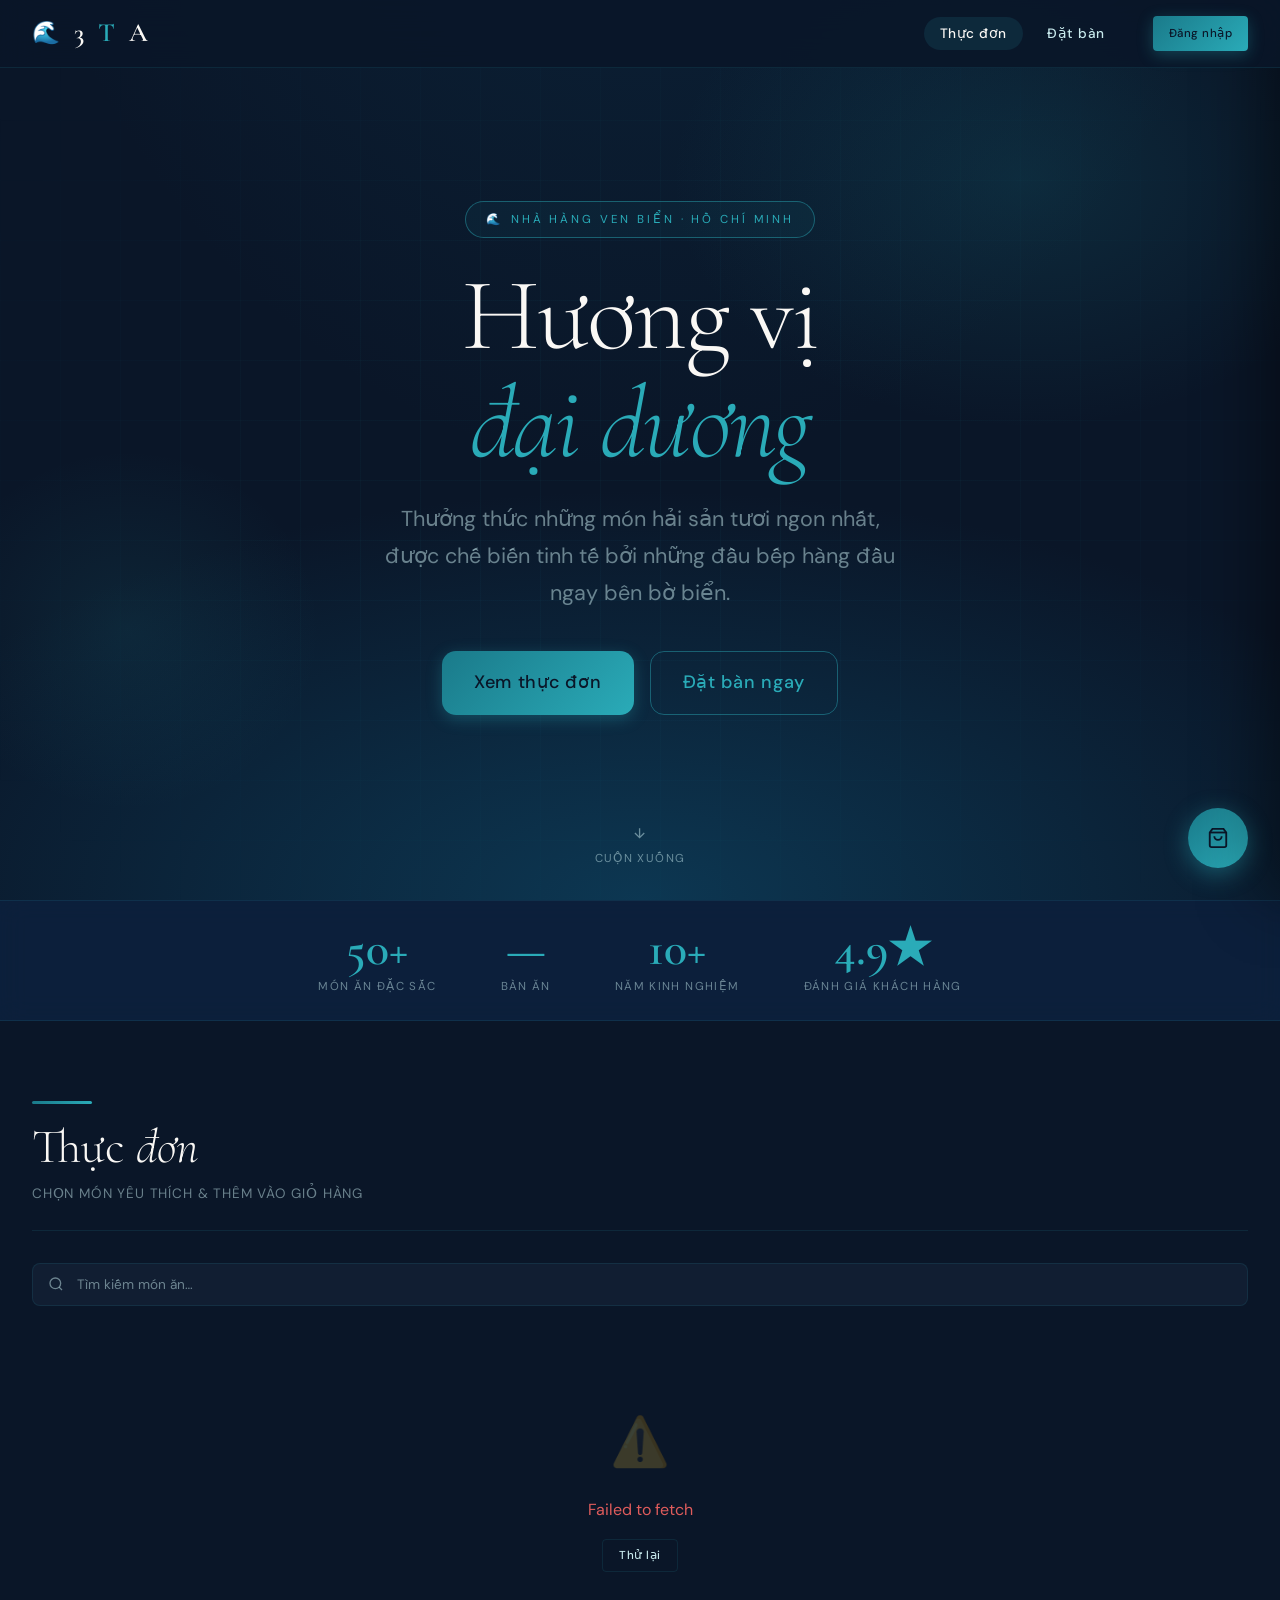
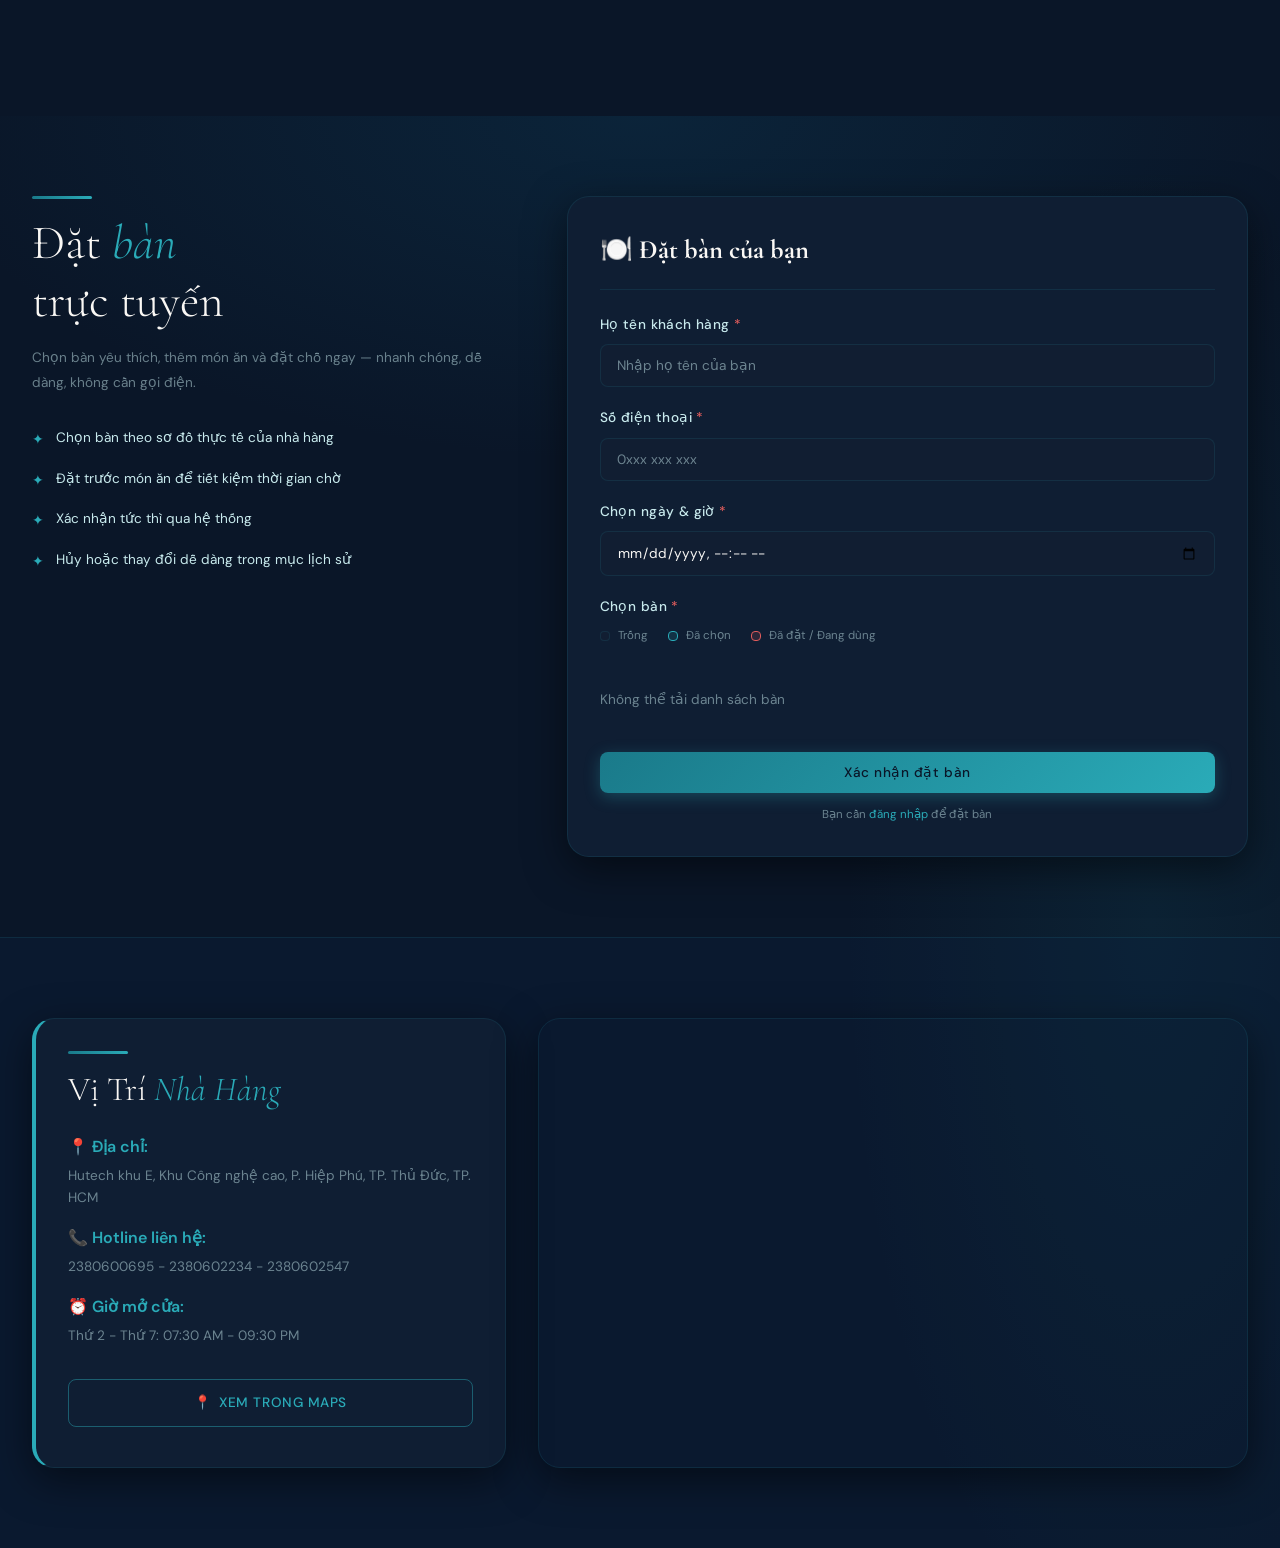
<file: web_DACS/frontend/index.html>
<!DOCTYPE html>
<html lang="vi">
<head>
  <meta charset="UTF-8" />
  <meta name="viewport" content="width=device-width, initial-scale=1.0" />
  <title>3TA — Đặt bàn & Thực đơn</title>
  <link rel="stylesheet" href="css/shared.css" />
  <style>
    /* ── Hero ─────────────────────────────────────────── */
    .hero {
      min-height: 100vh;
      display: flex;
      align-items: center;
      justify-content: center;
      position: relative;
      overflow: hidden;
      padding: var(--space-20) var(--space-8) var(--space-16);
    }

    .hero__bg {
      position: absolute;
      inset: 0;
      background:
        radial-gradient(ellipse 100% 70% at 50% 100%, rgba(14,77,110,0.6) 0%, transparent 65%),
        radial-gradient(ellipse 50% 50% at 80% 20%, rgba(26,122,138,0.2) 0%, transparent 55%),
        radial-gradient(ellipse 30% 40% at 10% 70%, rgba(42,171,184,0.1) 0%, transparent 50%);
      z-index: 0;
    }

    /* Animated grid lines */
    .hero__grid {
      position: absolute;
      inset: 0;
      background-image:
        linear-gradient(rgba(42,171,184,0.04) 1px, transparent 1px),
        linear-gradient(90deg, rgba(42,171,184,0.04) 1px, transparent 1px);
      background-size: 60px 60px;
      z-index: 0;
      mask-image: radial-gradient(ellipse 80% 80% at 50% 50%, black 30%, transparent 80%);
    }

    .hero__content {
      position: relative;
      z-index: 1;
      text-align: center;
      max-width: 760px;
    }

    .hero__eyebrow {
      display: inline-flex;
      align-items: center;
      gap: var(--space-2);
      font-size: var(--text-xs);
      letter-spacing: 0.25em;
      text-transform: uppercase;
      color: var(--accent-primary);
      border: 1px solid var(--border-active);
      border-radius: var(--radius-full);
      padding: var(--space-2) var(--space-5);
      margin-bottom: var(--space-6);
      background: rgba(42,171,184,0.06);
      animation: slideUp 0.6s ease both;
    }

    .hero__title {
      font-family: var(--font-display);
      font-size: clamp(3.5rem, 8vw, 6.5rem);
      font-weight: 300;
      line-height: 1.05;
      color: var(--text-primary);
      letter-spacing: -0.02em;
      margin-bottom: var(--space-6);
      animation: slideUp 0.7s ease 0.1s both;
    }

    .hero__title em {
      font-style: italic;
      color: var(--accent-primary);
    }

    .hero__subtitle {
      font-size: var(--text-lg);
      color: var(--text-muted);
      line-height: 1.7;
      max-width: 520px;
      margin: 0 auto var(--space-10);
      animation: slideUp 0.7s ease 0.2s both;
    }

    .hero__ctas {
      display: flex;
      gap: var(--space-4);
      justify-content: center;
      flex-wrap: wrap;
      animation: slideUp 0.7s ease 0.3s both;
    }

    .hero__scroll {
      position: absolute;
      bottom: var(--space-8);
      left: 50%;
      transform: translateX(-50%);
      display: flex;
      flex-direction: column;
      align-items: center;
      gap: var(--space-2);
      color: var(--text-muted);
      font-size: var(--text-xs);
      letter-spacing: 0.12em;
      text-transform: uppercase;
      animation: bounce 2s ease infinite;
      z-index: 1;
    }

    @keyframes bounce {
      0%,100% { transform: translateX(-50%) translateY(0); }
      50%      { transform: translateX(-50%) translateY(6px); }
    }

    /* ── Stats bar ──────────────────────────────────────── */
    .stats-bar {
      background: rgba(13,34,64,0.8);
      backdrop-filter: blur(12px);
      border-top: 1px solid var(--border-subtle);
      border-bottom: 1px solid var(--border-subtle);
      padding: var(--space-6) 0;
    }

    .stats-bar__inner {
      display: flex;
      justify-content: center;
      gap: var(--space-16);
      flex-wrap: wrap;
    }

    .stat-item {
      text-align: center;
    }

    .stat-item__num {
      font-family: var(--font-display);
      font-size: var(--text-3xl);
      font-weight: 600;
      color: var(--accent-primary);
      line-height: 1;
    }

    .stat-item__label {
      font-size: var(--text-xs);
      letter-spacing: 0.12em;
      text-transform: uppercase;
      color: var(--text-muted);
      margin-top: var(--space-1);
    }

    /* ── Section ────────────────────────────────────────── */
    .section {
      padding: var(--space-20) 0;
    }

    /* ── Reservation Section ────────────────────────────── */
    .reservation-section {
      background:
        radial-gradient(ellipse 80% 60% at 50% 0%, rgba(14,77,110,0.25) 0%, transparent 70%);
    }

    .reservation-layout {
      display: grid;
      grid-template-columns: 1fr 1.4fr;
      gap: var(--space-12);
      align-items: start;
    }

    .reservation-info__title {
      font-family: var(--font-display);
      font-size: var(--text-3xl);
      font-weight: 300;
      line-height: 1.2;
      margin-bottom: var(--space-4);
    }

    .reservation-info__title em { font-style: italic; color: var(--accent-primary); }

    .reservation-info__desc {
      color: var(--text-muted);
      font-size: var(--text-sm);
      line-height: 1.8;
      margin-bottom: var(--space-8);
    }

    .feature-list {
      list-style: none;
      display: flex;
      flex-direction: column;
      gap: var(--space-4);
    }

    .feature-list li {
      display: flex;
      align-items: flex-start;
      gap: var(--space-3);
      font-size: var(--text-sm);
      color: var(--text-secondary);
    }

    .feature-list li::before {
      content: '✦';
      color: var(--accent-primary);
      flex-shrink: 0;
      margin-top: 2px;
    }

    /* Reservation form card */
    .reservation-card {
      background: var(--bg-card);
      border: 1px solid var(--border-subtle);
      border-radius: var(--radius-xl);
      padding: var(--space-8);
      box-shadow: var(--shadow-lg);
    }

    .reservation-card__title {
      font-family: var(--font-display);
      font-size: var(--text-xl);
      margin-bottom: var(--space-6);
      padding-bottom: var(--space-4);
      border-bottom: 1px solid var(--border-subtle);
    }

    /* Table grid for selection */
    .table-grid {
      display: grid;
      grid-template-columns: repeat(auto-fill, minmax(80px, 1fr));
      gap: var(--space-3);
      margin-bottom: var(--space-5);
    }

    .table-slot {
      aspect-ratio: 1;
      border-radius: var(--radius-md);
      border: 1px solid var(--border-subtle);
      display: flex;
      flex-direction: column;
      align-items: center;
      justify-content: center;
      gap: 4px;
      font-size: var(--text-xs);
      cursor: pointer;
      transition: all var(--transition-base);
      background: var(--bg-surface);
      color: var(--text-muted);
    }

    .table-slot__num { font-family: var(--font-display); font-size: var(--text-md); font-weight: 600; color: var(--text-primary); }

    .table-slot:hover:not(.occupied) {
      border-color: var(--accent-primary);
      background: var(--accent-glow);
      color: var(--accent-primary);
    }

    .table-slot.selected {
      border-color: var(--accent-primary);
      background: rgba(42,171,184,0.15);
      color: var(--accent-primary);
      box-shadow: 0 0 0 2px var(--accent-primary);
    }

    .table-slot.occupied {
      opacity: 0.4;
      cursor: not-allowed;
      border-color: transparent;
    }

    .table-slot.occupied .table-slot__num { color: var(--text-muted); }

    .table-legend {
      display: flex;
      gap: var(--space-5);
      margin-bottom: var(--space-5);
      font-size: var(--text-xs);
      color: var(--text-muted);
    }

    .table-legend__item {
      display: flex;
      align-items: center;
      gap: var(--space-2);
    }

    .legend-dot {
      width: 10px; height: 10px;
      border-radius: var(--radius-sm);
    }

    /* ── Cart Sidebar ────────────────────────────────────── */
    .cart-fab {
      position: fixed;
      bottom: var(--space-8);
      right: var(--space-8);
      z-index: 50;
      width: 60px; height: 60px;
      border-radius: var(--radius-full);
      background: linear-gradient(135deg, var(--color-teal), var(--color-wave));
      border: none;
      cursor: pointer;
      display: flex;
      align-items: center;
      justify-content: center;
      box-shadow: 0 6px 24px rgba(42,171,184,0.45);
      transition: transform var(--transition-base);
      color: var(--color-deep);
    }

    .cart-fab:hover { transform: scale(1.08); }

    .cart-fab__badge {
      position: absolute;
      top: -4px; right: -4px;
      width: 22px; height: 22px;
      background: var(--status-occupied);
      border-radius: 50%;
      display: flex;
      align-items: center;
      justify-content: center;
      font-size: 11px;
      font-weight: 700;
      color: white;
      display: none;
    }

    .cart-drawer {
      position: fixed;
      top: 0; right: 0; bottom: 0;
      width: 380px;
      background: var(--bg-card);
      border-left: 1px solid var(--border-subtle);
      z-index: 60;
      transform: translateX(100%);
      transition: transform var(--transition-slow);
      display: flex;
      flex-direction: column;
      box-shadow: -20px 0 60px rgba(0,0,0,0.4);
    }

    .cart-drawer.open { transform: translateX(0); }

    .cart-drawer__overlay {
      position: fixed;
      inset: 0;
      background: rgba(0,0,0,0.5);
      z-index: 59;
      display: none;
      backdrop-filter: blur(4px);
    }

    .cart-drawer__overlay.show { display: block; }

    .cart-drawer__header {
      padding: var(--space-6) var(--space-6) var(--space-5);
      border-bottom: 1px solid var(--border-subtle);
      display: flex;
      align-items: center;
      justify-content: space-between;
    }

    .cart-drawer__title {
      font-family: var(--font-display);
      font-size: var(--text-xl);
    }

    .cart-drawer__body {
      flex: 1;
      overflow-y: auto;
      padding: var(--space-5) var(--space-6);
    }

    .cart-item {
      display: flex;
      align-items: center;
      gap: var(--space-4);
      padding: var(--space-4) 0;
      border-bottom: 1px solid var(--border-subtle);
    }

    .cart-item:last-child { border-bottom: none; }

    .cart-item__img {
      width: 56px; height: 56px;
      border-radius: var(--radius-md);
      object-fit: cover;
      background: var(--bg-surface);
      flex-shrink: 0;
    }

    .cart-item__info { flex: 1; min-width: 0; }
    .cart-item__name { font-size: var(--text-sm); font-weight: 500; color: var(--text-primary); white-space: nowrap; overflow: hidden; text-overflow: ellipsis; }
    .cart-item__price { font-size: var(--text-xs); color: var(--accent-primary); margin-top: 2px; }

    .cart-qty {
      display: flex;
      align-items: center;
      gap: var(--space-2);
      flex-shrink: 0;
    }

    .cart-qty__btn {
      width: 26px; height: 26px;
      border-radius: var(--radius-sm);
      border: 1px solid var(--border-subtle);
      background: var(--bg-surface);
      color: var(--text-primary);
      cursor: pointer;
      display: flex;
      align-items: center;
      justify-content: center;
      font-size: 1rem;
      transition: all var(--transition-fast);
    }

    .cart-qty__btn:hover {
      border-color: var(--accent-primary);
      color: var(--accent-primary);
    }

    .cart-qty__num { font-size: var(--text-sm); min-width: 20px; text-align: center; }

    .cart-drawer__footer {
      padding: var(--space-5) var(--space-6);
      border-top: 1px solid var(--border-subtle);
    }

    .cart-total {
      display: flex;
      justify-content: space-between;
      align-items: center;
      margin-bottom: var(--space-4);
    }

    .cart-total__label { font-size: var(--text-sm); color: var(--text-muted); }
    .cart-total__amount { font-family: var(--font-display); font-size: var(--text-xl); color: var(--accent-primary); }

    /* ── Navbar user info ───────────────────────────────── */
    .user-chip {
      display: flex;
      align-items: center;
      gap: var(--space-2);
      padding: var(--space-2) var(--space-4);
      border-radius: var(--radius-full);
      border: 1px solid var(--border-subtle);
      font-size: var(--text-sm);
      color: var(--text-secondary);
      background: var(--bg-surface);
    }

    .user-chip__avatar {
      width: 24px; height: 24px;
      border-radius: 50%;
      background: linear-gradient(135deg, var(--color-teal), var(--color-wave));
      display: flex;
      align-items: center;
      justify-content: center;
      font-size: 11px;
      font-weight: 700;
      color: var(--color-deep);
    }

    @media (max-width: 768px) {
      .reservation-layout { grid-template-columns: 1fr; }
      .hero__title { font-size: 3rem; }
      .stats-bar__inner { gap: var(--space-8); }
      .cart-drawer { width: 100%; }
    }
  </style>
</head>
<body>

    <!-- Navbar -->
    <nav class="navbar">
        <div class="navbar__brand">
            <span style="font-size:1.4rem">🌊</span>
            3<span class="accent">T</span>A
        </div>
        <ul class="navbar__nav">
            <li><a href="#menu" class="active">Thực đơn</a></li>
            <li><a href="#reservation">Đặt bàn</a></li>
            <li><a href="#history" id="nav-history" style="display:none">Lịch sử</a></li>
        </ul>
        <div class="navbar__actions" id="navbar-actions">
            <!-- injected by JS -->
        </div>
    </nav>

    <!-- Hero -->
    <section class="hero">
        <div class="hero__bg"></div>
        <div class="hero__grid"></div>

        <div class="hero__content">
            <div class="hero__eyebrow">
                <span>🌊</span> Nhà hàng ven biển · Hồ Chí Minh
            </div>
            <h1 class="hero__title">
                Hương vị<br /><em>đại dương</em>
            </h1>
            <p class="hero__subtitle">
                Thưởng thức những món hải sản tươi ngon nhất, được chế biến tinh tế
                bởi những đầu bếp hàng đầu ngay bên bờ biển.
            </p>
            <div class="hero__ctas">
                <a href="#menu" class="btn btn-primary btn-lg">Xem thực đơn</a>
                <a href="#reservation" class="btn btn-secondary btn-lg">Đặt bàn ngay</a>
            </div>
        </div>

        <div class="hero__scroll">
            <svg width="16" height="16" viewBox="0 0 24 24" fill="none" stroke="currentColor" stroke-width="2">
                <path d="M12 5v14M5 12l7 7 7-7" />
            </svg>
            Cuộn xuống
        </div>
    </section>

    <!-- Stats -->
    <div class="stats-bar">
        <div class="stats-bar__inner">
            <div class="stat-item">
                <div class="stat-item__num">50+</div>
                <div class="stat-item__label">Món ăn đặc sắc</div>
            </div>
            <div class="stat-item">
                <div class="stat-item__num" id="stat-tables">—</div>
                <div class="stat-item__label">Bàn ăn</div>
            </div>
            <div class="stat-item">
                <div class="stat-item__num">10+</div>
                <div class="stat-item__label">Năm kinh nghiệm</div>
            </div>
            <div class="stat-item">
                <div class="stat-item__num">4.9★</div>
                <div class="stat-item__label">Đánh giá khách hàng</div>
            </div>
        </div>
    </div>

    <!-- Menu Section -->
    <section class="section" id="menu">
        <div class="container">
            <div class="section-header">
                <div>
                    <div class="wave-divider"></div>
                    <h2 class="section-title">Thực <em>đơn</em></h2>
                    <p class="section-subtitle">Chọn món yêu thích & thêm vào giỏ hàng</p>
                </div>
            </div>
            <div id="menu-root"></div>
        </div>
    </section>

    <!-- Reservation Section -->
    <section class="section reservation-section" id="reservation">
        <div class="container">
            <div class="reservation-layout">
                <!-- Info -->
                <div>
                    <div class="wave-divider"></div>
                    <h2 class="reservation-info__title">
                        Đặt <em>bàn</em><br />trực tuyến
                    </h2>
                    <p class="reservation-info__desc">
                        Chọn bàn yêu thích, thêm món ăn và đặt chỗ ngay — nhanh chóng, dễ dàng,
                        không cần gọi điện.
                    </p>
                    <ul class="feature-list">
                        <li>Chọn bàn theo sơ đồ thực tế của nhà hàng</li>
                        <li>Đặt trước món ăn để tiết kiệm thời gian chờ</li>
                        <li>Xác nhận tức thì qua hệ thống</li>
                        <li>Hủy hoặc thay đổi dễ dàng trong mục lịch sử</li>
                    </ul>
                </div>

                <!-- Form Card -->
                <div class="reservation-card">
                    <h3 class="reservation-card__title">🍽️ Đặt bàn của bạn</h3>

                    <div class="form-group">
                        <label class="form-label">Họ tên khách hàng <span style="color:var(--status-occupied)">*</span></label>
                        <input class="form-input" type="text" id="res-name" placeholder="Nhập họ tên của bạn" />
                    </div>
                    <div class="form-group">
                        <label class="form-label">Số điện thoại <span style="color:var(--status-occupied)">*</span></label>
                        <input class="form-input" type="tel" id="res-phone" placeholder="0xxx xxx xxx" />
                    </div>
                    <div class="form-group">
                        <label class="form-label">Chọn ngày & giờ <span style="color:var(--status-occupied)">*</span></label>
                        <input class="form-input" type="datetime-local" id="res-date" />
                    </div>

                    <div class="form-group">
                        <label class="form-label">Chọn bàn <span style="color:var(--status-occupied)">*</span></label>
                        <div class="table-legend">
                            <div class="table-legend__item">
                                <div class="legend-dot" style="background:var(--bg-surface);border:1px solid var(--border-subtle)"></div>
                                Trống
                            </div>
                            <div class="table-legend__item">
                                <div class="legend-dot" style="background:rgba(42,171,184,0.15);border:1px solid var(--accent-primary)"></div>
                                Đã chọn
                            </div>
                            <div class="table-legend__item">
                                <div class="legend-dot" style="background:rgba(224,92,92,0.15);border:1px solid var(--status-occupied)"></div>
                                Đã đặt / Đang dùng
                            </div>
                        </div>
                        <div class="table-grid" id="table-grid">
                            <div class="loading-state" style="grid-column:1/-1;padding:var(--space-8)">
                                <div class="spinner"></div>
                            </div>
                        </div>
                    </div>


                    <!-- Selected dishes summary -->
                    <div id="dishes-summary" style="display:none">
                        <div class="form-group" style="margin-bottom:0">
                            <label class="form-label">Món đã chọn</label>
                            <div id="dishes-list" style="display:flex;flex-direction:column;gap:var(--space-2);margin-top:var(--space-2)"></div>
                        </div>
                        <div class="divider"></div>
                    </div>

                    <button class="btn btn-primary" style="width:100%;justify-content:center" id="btn-reserve">
                        Xác nhận đặt bàn
                    </button>
                    <p style="text-align:center;font-size:var(--text-xs);color:var(--text-muted);margin-top:var(--space-3)">
                        Bạn cần <a href="login.html">đăng nhập</a> để đặt bàn
                    </p>
                </div>
            </div>
        </div>
    </section>

    <section class="section" id="location" style="background: rgba(13,34,64,0.3); border-top: 1px solid var(--border-subtle);">
        <div class="container">
            <div style="display: flex; flex-wrap: wrap; gap: var(--space-8); align-items: stretch;">

                <div style="flex: 1; min-width: 320px;">
                    <div class="reservation-card" style="height: 100%; border-left: 4px solid var(--accent-primary);">
                        <div class="wave-divider"></div>
                        <h2 class="reservation-info__title" style="font-size: var(--text-2xl);">Vị Trí <em>Nhà Hàng</em></h2>

                        <div style="margin-top: var(--space-6);">
                            <p style="color: var(--accent-primary); font-weight: 600; margin-bottom: 4px;">📍 Địa chỉ:</p>
                            <p style="color: var(--text-muted); font-size: var(--text-sm);">
                                Hutech khu E, Khu Công nghệ cao, P. Hiệp Phú, TP. Thủ Đức, TP. HCM
                            </p>
                        </div>

                        <div style="margin-top: var(--space-4);">
                            <p style="color: var(--accent-primary); font-weight: 600; margin-bottom: 4px;">📞 Hotline liên hệ:</p>
                            <p style="color: var(--text-muted); font-size: var(--text-sm);">2380600695 - 2380602234 - 2380602547</p>
                        </div>

                        <div style="margin-top: var(--space-4); margin-bottom: var(--space-8);">
                            <p style="color: var(--accent-primary); font-weight: 600; margin-bottom: 4px;">⏰ Giờ mở cửa:</p>
                            <p style="color: var(--text-muted); font-size: var(--text-sm);">Thứ 2 - Thứ 7: 07:30 AM - 09:30 PM</p>
                        </div>

                        <a href="https://www.google.com/maps/dir/?api=1&destination=HUTECH+Đại+học+Công+nghệ+TP.HCM+Thu+Duc+Campus"
                           target="_blank"
                           class="btn btn-secondary"
                           style="width: 100%; justify-content: center; text-decoration: none; display: flex; align-items: center; gap: 8px;">
                            <span>📍</span> XEM TRONG MAPS
                        </a>
                    </div>
                </div>

                <div style="flex: 1.5; min-width: 320px;">
                    <div style="height: 450px; border-radius: var(--radius-xl); overflow: hidden; border: 1px solid var(--border-subtle); box-shadow: var(--shadow-lg);">
                        <iframe src="https://www.google.com/maps/embed?pb=!1m18!1m12!1m3!1d3918.520119332307!2d106.7915668758385!3d10.847986957868512!2m3!1f0!2f0!3f0!3m2!1i1024!2i768!4f13.1!3m3!1m2!1s0x317527317e6103df%3A0xc6cf10bb7d719327!2zSFVURU洒落ggLSDEkOG6oWkgaOG7jWMgQ8O0bmcgbmdo4buHIFRQLkhDTSAoVGh1IER1YyBDYW1wdXMp!5e0!3m2!1svi!2s!4v1714144500000!5m2!1svi!2s"
                                width="100%" height="100%" style="border:0; filter: invert(90%) hue-rotate(180deg) brightness(95%);"
                                allowfullscreen="" loading="lazy">
                        </iframe>
                    </div>
                </div>
            </div>
        </div>
    </section>

    <section class="section" id="history" style="display:none">
        <div>
            <div class="wave-divider"></div>
            <h2 class="section-title">Lịch sử <em>đặt bàn</em></h2>
        </div>
        </div>
        <div class="table-wrapper">
            <table class="data-table" id="history-table">
                <thead>
                    <tr>
                        <th>#</th>
                        <th>Ngày đặt</th>
                        <th>Bàn số</th>
                        <th>Trạng thái</th>
                        <th>Thao tác</th>
                    </tr>
                </thead>
                <tbody id="history-tbody">
                    <tr><td colspan="5" class="loading-state"><div class="spinner"></div></td></tr>
                </tbody>
            </table>
        </div>
        </div>
    </section>

    <!-- Cart FAB -->
    <button class="cart-fab" id="cart-fab" title="Giỏ món ăn">
        <svg width="22" height="22" viewBox="0 0 24 24" fill="none" stroke="currentColor" stroke-width="2">
            <path d="M6 2L3 6v14a2 2 0 002 2h14a2 2 0 002-2V6l-3-4z" />
            <line x1="3" y1="6" x2="21" y2="6" />
            <path d="M16 10a4 4 0 01-8 0" />
        </svg>
        <span class="cart-fab__badge" id="cart-count">0</span>
    </button>

    <!-- Cart Drawer Overlay -->
    <div class="cart-drawer__overlay" id="cart-overlay"></div>

    <!-- Cart Drawer -->
    <div class="cart-drawer" id="cart-drawer">
        <div class="cart-drawer__header">
            <h3 class="cart-drawer__title">Giỏ món ăn</h3>
            <button class="modal__close" id="cart-close">✕</button>
        </div>
        <div class="cart-drawer__body" id="cart-body">
            <div class="empty-state">
                <div class="empty-state__icon">🛒</div>
                <p>Chưa có món nào</p>
                <p style="font-size:var(--text-xs)">Chọn món từ thực đơn bên trên</p>
            </div>
        </div>
        <div class="cart-drawer__footer">
            <div class="cart-total">
                <span class="cart-total__label">Tổng cộng</span>
                <span class="cart-total__amount" id="cart-total">0 ₫</span>
            </div>
            <button class="btn btn-primary" style="width:100%;justify-content:center" id="btn-to-reserve">
                Đặt bàn với món này ↓
            </button>
        </div>
    </div>

    <div class="toast-container"></div>

    <script type="module">
        import { Auth } from './js/services/authService.js';
        import api, { MonAnApi, BanAnApi, DatBanApi, Toast, formatPrice, formatDate, getImageUrl } from './js/apiClient.js';
        import MonAnComponent from './components/MonAnComponent.js';

        // ── State ──────────────────────────────────────────────
        const cart = new Map(); // monAnId → { item, qty }
        let selectedTableId = null;
        let tables = [];

        // ── Navbar ─────────────────────────────────────────────
        function renderNavbar() {
            const el = document.getElementById('navbar-actions');
            if (Auth.isLoggedIn()) {
                const initial = Auth.getUsername().charAt(0).toUpperCase();
                el.innerHTML = `
              <div class="user-chip">
                <div class="user-chip__avatar">${initial}</div>
                ${Auth.getUsername()}
              </div>
              ${Auth.isAdmin() ? `<a href="admin.html" class="btn btn-ghost btn-sm">Admin ↗</a>` : ''}
              <button class="btn btn-ghost btn-sm" id="btn-logout">Đăng xuất</button>
            `;
                document.getElementById('nav-history').style.display = '';
                document.getElementById('history').style.display = '';
                loadHistory();
                document.getElementById('btn-logout').addEventListener('click', () => {
                    Auth.clear();
                    window.location.reload();
                });
            } else {
                el.innerHTML = `<a href="login.html" class="btn btn-primary btn-sm">Đăng nhập</a>`;
            }
        }

        // ── Menu ──────────────────────────────────────────────
        const menuComp = new MonAnComponent('#menu-root', { admin: false });
        await menuComp.init();

        // Listen for order events from MonAnComponent
        document.getElementById('menu-root').addEventListener('mon-an:order', (e) => {
            addToCart(e.detail.item);
        });

        // ── Cart ──────────────────────────────────────────────
        function addToCart(item) {
            if (cart.has(item.id)) {
                cart.get(item.id).qty++;
            } else {
                cart.set(item.id, { item, qty: 1 });
            }
            updateCartUI();
            openCart();
        }

        function updateCartUI() {
            const total = [...cart.values()].reduce((s, { item, qty }) => s + item.gia * qty, 0);
            const count = [...cart.values()].reduce((s, { qty }) => s + qty, 0);

            const badge = document.getElementById('cart-count');
            badge.textContent = count;
            badge.style.display = count > 0 ? 'flex' : 'none';

            document.getElementById('cart-total').textContent = formatPrice(total);

            const body = document.getElementById('cart-body');
            if (cart.size === 0) {
                body.innerHTML = `
              <div class="empty-state">
                <div class="empty-state__icon">🛒</div>
                <p>Chưa có món nào</p>
              </div>`;
                return;
            }

            body.innerHTML = [...cart.values()].map(({ item, qty }) => `
            <div class="cart-item" data-id="${item.id}">
              <div class="cart-item__img" style="background:var(--bg-surface);border-radius:var(--radius-md);overflow:hidden">
                ${item.hinhAnh
                    ? `<img src="${getImageUrl(item.hinhAnh)}" style="width:100%;height:100%;object-fit:cover" />`
                    : `<div style="width:56px;height:56px;display:flex;align-items:center;justify-content:center;font-size:1.5rem">🍜</div>`
                }
              </div>
              <div class="cart-item__info">
                <div class="cart-item__name">${item.tenMonAn}</div>
                <div class="cart-item__price">${formatPrice(item.gia)}</div>
              </div>
              <div class="cart-qty">
                <button class="cart-qty__btn" data-action="dec" data-id="${item.id}">−</button>
                <span class="cart-qty__num">${qty}</span>
                <button class="cart-qty__btn" data-action="inc" data-id="${item.id}">+</button>
              </div>
            </div>
          `).join('');

            body.querySelectorAll('[data-action]').forEach(btn => {
                btn.addEventListener('click', () => {
                    const id = parseInt(btn.dataset.id);
                    const act = btn.dataset.action;
                    const entry = cart.get(id);
                    if (!entry) return;
                    if (act === 'inc') entry.qty++;
                    else if (act === 'dec') {
                        entry.qty--;
                        if (entry.qty <= 0) cart.delete(id);
                    }
                    updateCartUI();
                });
            });

            // Update dishes summary in reservation form
            updateDishesSummary();
        }

        function updateDishesSummary() {
            const summary = document.getElementById('dishes-summary');
            const list = document.getElementById('dishes-list');
            if (cart.size === 0) { summary.style.display = 'none'; return; }

            summary.style.display = '';
            list.innerHTML = [...cart.values()].map(({ item, qty }) => `
            <div style="display:flex;justify-content:space-between;align-items:center;font-size:var(--text-sm);color:var(--text-secondary)">
              <span>${item.tenMonAn} × ${qty}</span>
              <span style="color:var(--accent-primary)">${formatPrice(item.gia * qty)}</span>
            </div>
          `).join('');
        }

        // Cart drawer toggle
        const drawer = document.getElementById('cart-drawer');
        const overlay = document.getElementById('cart-overlay');
        const openCart = () => { drawer.classList.add('open'); overlay.classList.add('show'); };
        const closeCart = () => { drawer.classList.remove('open'); overlay.classList.remove('show'); };

        document.getElementById('cart-fab').addEventListener('click', openCart);
        document.getElementById('cart-close').addEventListener('click', closeCart);
        overlay.addEventListener('click', closeCart);

        document.getElementById('btn-to-reserve').addEventListener('click', () => {
            closeCart();
            document.getElementById('reservation').scrollIntoView({ behavior: 'smooth' });
        });

        // ── Tables ────────────────────────────────────────────
        async function loadTables() {
            try {
                tables = await BanAnApi.getAll();
                document.getElementById('stat-tables').textContent = tables.length;
                renderTableGrid();
            } catch (err) {
                document.getElementById('table-grid').innerHTML =
                    `<p style="color:var(--text-muted);font-size:var(--text-sm);grid-column:1/-1">Không thể tải danh sách bàn</p>`;
            }
        }

        function renderTableGrid() {
            const grid = document.getElementById('table-grid');

            // Chuẩn hóa kiểm tra trạng thái: 1 hoặc 'Occupied' là Đang dùng, 2 hoặc 'Reserved' là Đã đặt
            const occupiedValues = [1, 2, 'occupied', 'reserved', 'Occupied', 'Reserved'];

            grid.innerHTML = tables.map(t => {
                // Nếu trạng thái nằm trong danh sách occupiedValues thì là bàn bận
                const isOccupied = occupiedValues.includes(t.trangThai);
                const isSelected = t.id === selectedTableId;

                return `
          <div class="table-slot ${isOccupied ? 'occupied' : ''} ${isSelected ? 'selected' : ''}"
               data-id="${t.id}"
               data-occupied="${isOccupied}"
               title="${isOccupied ? 'Bàn này hiện không trống' : `${t.soChoNgoi} chỗ ngồi`}">
            <span class="table-slot__num">${t.soBan}</span>
            <span style="font-size:10px">${t.soChoNgoi}👤</span>
            ${isOccupied ? '<div class="lock-icon">🔒</div>' : ''}
          </div>
        `;
            }).join('');

            // Chỉ gán sự kiện click cho những bàn KHÔNG bị occupied
            grid.querySelectorAll('.table-slot').forEach(slot => {
                if (slot.dataset.occupied === 'false') {
                    slot.addEventListener('click', () => {
                        selectedTableId = parseInt(slot.dataset.id);
                        renderTableGrid();
                    });
                }
            });
        }

        // ── Reservation Submit ────────────────────────────────
        document.getElementById('btn-reserve').addEventListener('click', async () => {
            if (!Auth.isLoggedIn()) {
                Toast.info('Vui lòng đăng nhập để đặt bàn');
                setTimeout(() => window.location.href = 'login.html', 1200);
                return;
            }


            const tenKhachHang = document.getElementById('res-name').value.trim();
            const soDienThoai = document.getElementById('res-phone').value.trim();
            const ngayDat = document.getElementById('res-date').value;
            if (!tenKhachHang) { Toast.error('Vui lòng nhập họ tên'); return; }
            if (!soDienThoai) { Toast.error('Vui lòng nhập số điện thoại'); return; }
            if (!ngayDat) { Toast.error('Vui lòng chọn ngày & giờ'); return; }
            if (!selectedTableId) { Toast.error('Vui lòng chọn bàn'); return; }

            const cartItems = [...cart.values()].map(({ item, qty }) => ({
                id: item.id,
                qty: qty,
            }));

            const btn = document.getElementById('btn-reserve');
            btn.disabled = true;
            btn.textContent = 'Đang đặt bàn…';

            try {
                await DatBanApi.create({
                    banAnId: selectedTableId,
                    tenKhachHang: tenKhachHang,
                    soDienThoai: soDienThoai,
                    gioDenDuyKien: new Date(ngayDat).toISOString(),
                    cartItems: cartItems,
                });

                Toast.success('Đặt bàn thành công!');
                cart.clear();
                selectedTableId = null;
                updateCartUI();
                document.getElementById('res-date').value = '';
                document.getElementById('res-name').value = '';
                document.getElementById('res-phone').value = '';
                await loadTables();
                await loadHistory();
                document.getElementById('history').scrollIntoView({ behavior: 'smooth' });
            } catch (err) {
                Toast.error(err.message || 'Đặt bàn thất bại, thử lại sau');
            } finally {
                btn.disabled = false;
                btn.textContent = 'Xác nhận đặt bàn';
            }
        });

        // ── History ───────────────────────────────────────────
        async function loadHistory() {
            if (!Auth.isLoggedIn()) return;
            const tbody = document.getElementById('history-tbody');
            tbody.innerHTML = `<tr><td colspan="5"><div class="loading-state" style="padding:var(--space-8)"><div class="spinner"></div></div></td></tr>`;
            try {
                const data = await DatBanApi.getMyHistory();
                if (!data.length) {
                    tbody.innerHTML = `<tr><td colspan="5"><div class="empty-state" style="padding:var(--space-8)"><div class="empty-state__icon">📋</div><p>Chưa có đơn đặt bàn nào</p></div></td></tr>`;
                    return;
                }

                // TrangThai: 0=Pending, 1=Confirmed, 2=Reserved, 3=Expired, -1=Cancelled, 4=Completed
                const statusConfig = {
                    0:  { label: 'Chờ xác nhận',  badgeClass: 'badge-pending',    textColor: '#b45309', bgColor: '#fef3c7' },
                    1:  { label: 'Đang dùng',     badgeClass: 'badge-confirmed',   textColor: '#1d4ed8', bgColor: '#dbeafe' },
                    2:  { label: 'Đã xác nhận',   badgeClass: 'badge-reserved',   textColor: '#0f766e', bgColor: '#ccfbf1' },
                    3:  { label: 'Hết hạn',        badgeClass: 'badge-expired',    textColor: '#6b7280', bgColor: '#f3f4f6' },
                    '-1':{ label: 'Đã hủy',        badgeClass: 'badge-cancelled',  textColor: '#991b1b', bgColor: '#fee2e2' },
                    4:  { label: 'Hoàn thành',     badgeClass: 'badge-completed',  textColor: '#065f46', bgColor: '#d1fae5' },
                };

                tbody.innerHTML = data.map(d => {
                    const key = String(d.trangThai ?? d.TrangThai ?? '');
                    const cfg = statusConfig[key] || { label: key, badgeClass: 'badge-pending', textColor: '#6b7280', bgColor: '#f3f4f6' };
                    const trangThai = d.trangThai ?? d.TrangThai;
                    const hasRating = d.danhGia || d.DanhGia || d.hasRating;
                    const danhGia = d.danhGia || d.DanhGia;

                    // Actions based on status
                    let actions = '—';
                    if (trangThai === 0) {
                        // Pending → hủy
                        actions = `<button class="btn btn-danger btn-sm" data-cancel="${d.id}">Hủy</button>`;
                    } else if (trangThai === 1) {
                        // Confirmed → hủy (nếu chưa dùng)
                        actions = `<button class="btn btn-danger btn-sm" data-cancel="${d.id}">Hủy</button>`;
                    } else if (trangThai === 4) {
                        // Completed → đánh giá hoặc hiện sao đã đánh giá
                        if (hasRating && danhGia) {
                            const stars = '★'.repeat(danhGia.soSao || danhGia.SoSao) + '☆'.repeat(5 - (danhGia.soSao || danhGia.SoSao));
                            actions = `<div style="color:#f59e0b;font-size:1rem" title="Bạn đã đánh giá ${danhGia.soSao || danhGia.SoSao} sao">${stars}</div>`;
                        } else {
                            actions = `<button class="btn btn-warning btn-sm" data-rate="${d.id}">Đánh giá</button>`;
                        }
                    }

                    return `
              <tr data-id="${d.id}">
                <td style="font-family:var(--font-mono);font-size:var(--text-xs);color:var(--text-muted)">#${d.id}</td>
                <td>${formatDate(d.ngayDat || d.NgayDat)}</td>
                <td>Bàn ${d.banAnId || d.BanAnId || d.banAn?.soBan || d.BanAn?.SoBan || '?'}</td>
                <td>
                  <span style="display:inline-block;padding:3px 10px;border-radius:12px;font-size:var(--text-xs);font-weight:600;
                    color:${cfg.textColor};background:${cfg.bgColor}">
                    ${cfg.label}
                  </span>
                </td>
                <td>
                  <div style="display:flex;align-items:center;gap:var(--space-2);flex-wrap:wrap">
                    <button class="btn btn-ghost btn-sm" data-detail="${d.id}" title="Xem chi tiết">🔍</button>
                    ${actions}
                  </div>
                </td>
              </tr>
            `;
                }).join('');

                // Bind cancel buttons
                tbody.querySelectorAll('[data-cancel]').forEach(btn => {
                    btn.addEventListener('click', async () => {
                        if (!confirm('Xác nhận hủy đơn đặt bàn này?')) return;
                        btn.disabled = true; btn.textContent = '…';
                        try {
                            await DatBanApi.cancel(parseInt(btn.dataset.cancel));
                            Toast.success('Đã hủy đặt bàn');
                            await loadHistory();
                            await loadTables();
                        } catch (err) {
                            Toast.error(err.message || 'Không thể hủy đơn');
                            btn.disabled = false; btn.textContent = 'Hủy';
                        }
                    });
                });

                // Bind detail buttons
                tbody.querySelectorAll('[data-detail]').forEach(btn => {
                    btn.addEventListener('click', () => {
                        const id = parseInt(btn.dataset.detail);
                        const item = data.find(d => (d.id || d.Id) === id);
                        if (item) showDetailModal(item);
                    });
                });

                // Bind rating buttons
                tbody.querySelectorAll('[data-rate]').forEach(btn => {
                    btn.addEventListener('click', () => {
                        showRatingModal(parseInt(btn.dataset.rate), data);
                    });
                });

            } catch (err) {
                tbody.innerHTML = `<tr><td colspan="5" style="color:var(--status-occupied);padding:var(--space-6)">${err.message}</td></tr>`;
            }
        }

        // ── Detail Modal ───────────────────────────────────────
        function showDetailModal(item) {
            const chiTiet = item.chiTietDatMons || item.ChiTietDatMons || [];
            const total = chiTiet.reduce((s, ct) => s + (ct.soLuong || ct.SoLuong) * (ct.monAn?.gia || ct.MonAn?.Gia || 0), 0);

            const chiTietHtml = chiTiet.length
                ? chiTiet.map(ct => `
                  <div style="display:flex;justify-content:space-between;padding:var(--space-2) 0;border-bottom:1px solid var(--border-subtle)">
                    <span style="color:var(--text-secondary)">${ct.monAn?.tenMon || ct.MonAn?.TenMon || '?'} × ${ct.soLuong || ct.SoLuong}</span>
                    <span style="color:var(--accent-primary)">${formatPrice((ct.soLuong || ct.SoLuong) * (ct.monAn?.gia || ct.MonAn?.Gia || 0))}</span>
                  </div>`).join('')
                : '<p style="color:var(--text-muted);font-size:var(--text-sm)">Không có món ăn kèm</p>';

            const modal = document.createElement('div');
            modal.className = 'modal-overlay';
            modal.innerHTML = `
              <div class="modal" style="max-width:480px">
                <div class="modal__header">
                  <h3 class="modal__title">Chi tiết đơn #${item.id || item.Id}</h3>
                  <button class="modal__close modal-close-btn">✕</button>
                </div>
                <div style="padding:var(--space-5);display:flex;flex-direction:column;gap:var(--space-4)">
                  <div style="display:grid;grid-template-columns:1fr 1fr;gap:var(--space-4)">
                    <div>
                      <div style="font-size:var(--text-xs);color:var(--text-muted);text-transform:uppercase;letter-spacing:0.1em">Khách hàng</div>
                      <div style="font-size:var(--text-sm);margin-top:2px">${item.tenKhachHang || item.TenKhachHang}</div>
                    </div>
                    <div>
                      <div style="font-size:var(--text-xs);color:var(--text-muted);text-transform:uppercase;letter-spacing:0.1em">SĐT</div>
                      <div style="font-size:var(--text-sm);margin-top:2px">${item.soDienThoai || item.SoDienThoai}</div>
                    </div>
                    <div>
                      <div style="font-size:var(--text-xs);color:var(--text-muted);text-transform:uppercase;letter-spacing:0.1em">Ngày đặt</div>
                      <div style="font-size:var(--text-sm);margin-top:2px">${formatDate(item.ngayDat || item.NgayDat)}</div>
                    </div>
                    <div>
                      <div style="font-size:var(--text-xs);color:var(--text-muted);text-transform:uppercase;letter-spacing:0.1em">Giờ đến</div>
                      <div style="font-size:var(--text-sm);margin-top:2px">${formatDate(item.gioDenDuyKien || item.GioDenDuyKien)}</div>
                    </div>
                  </div>
                  <div>
                    <div style="font-size:var(--text-xs);color:var(--text-muted);text-transform:uppercase;letter-spacing:0.1em;margin-bottom:var(--space-3)">Món đã đặt</div>
                    ${chiTietHtml}
                  </div>
                  ${chiTiet.length ? `
                  <div style="display:flex;justify-content:space-between;align-items:center;padding-top:var(--space-3);border-top:2px solid var(--border-subtle)">
                    <span style="font-weight:600;color:var(--text-primary)">Tổng cộng</span>
                    <span style="font-family:var(--font-display);font-size:var(--text-xl);color:var(--accent-primary)">${formatPrice(total)}</span>
                  </div>` : ''}
                </div>
              </div>
            `;
            document.body.appendChild(modal);
            modal.querySelector('.modal-close-btn').addEventListener('click', () => modal.remove());
            modal.addEventListener('click', e => { if (e.target === modal) modal.remove(); });
        }

        // ── Rating Modal ───────────────────────────────────────
        function showRatingModal(datBanId, dataList) {
            const item = dataList.find(d => (d.id || d.Id) === datBanId);
            if (!item) return;

            const chiTiet = item.chiTietDatMons || item.ChiTietDatMons || [];
            const total = chiTiet.reduce((s, ct) => s + (ct.soLuong || ct.SoLuong) * (ct.monAn?.gia || ct.MonAn?.Gia || 0), 0);

            const modal = document.createElement('div');
            modal.className = 'modal-overlay';
            modal.innerHTML = `
              <div class="modal" style="max-width:460px">
                <div class="modal__header">
                  <h3 class="modal__title">Đánh giá dịch vụ</h3>
                  <button class="modal__close modal-close-btn">✕</button>
                </div>
                <div style="padding:var(--space-5)">
                  <div style="text-align:center;margin-bottom:var(--space-6)">
                    <div style="font-size:var(--text-sm);color:var(--text-muted);margin-bottom:var(--space-3)">
                      Đơn #${datBanId} — Bàn ${item.banAnId || item.BanAnId || '?'} — ${formatPrice(total)}
                    </div>
                    <div id="rating-stars" style="font-size:2rem;cursor:pointer;letter-spacing:4px;user-select:none">
                      <span data-star="1" style="color:var(--text-muted);transition:color 0.2s">☆</span>
                      <span data-star="2" style="color:var(--text-muted);transition:color 0.2s">☆</span>
                      <span data-star="3" style="color:var(--text-muted);transition:color 0.2s">☆</span>
                      <span data-star="4" style="color:var(--text-muted);transition:color 0.2s">☆</span>
                      <span data-star="5" style="color:var(--text-muted);transition:color 0.2s">☆</span>
                    </div>
                    <div id="rating-label" style="font-size:var(--text-sm);color:var(--text-muted);margin-top:var(--space-2);min-height:1.5em"></div>
                  </div>
                  <div class="form-group">
                    <label class="form-label">Ý kiến của bạn (không bắt buộc)</label>
                    <textarea class="form-textarea" id="rating-content" rows="4"
                      placeholder="Chia sẻ trải nghiệm của bạn về chất lượng món ăn, phục vụ…"></textarea>
                  </div>
                  <button class="btn btn-primary" id="rating-submit" style="width:100%;justify-content:center;margin-top:var(--space-4)">
                    Gửi đánh giá
                  </button>
                </div>
              </div>
            `;
            document.body.appendChild(modal);

            let selectedStar = 0;
            const starLabels = ['', 'Rất tệ', 'Tệ', 'Bình thường', 'Tốt', 'Tuyệt vời'];

            modal.querySelectorAll('[data-star]').forEach(span => {
                span.addEventListener('click', () => {
                    selectedStar = parseInt(span.dataset.star);
                    modal.querySelectorAll('[data-star]').forEach(s => {
                        s.textContent = parseInt(s.dataset.star) <= selectedStar ? '★' : '☆';
                        s.style.color = parseInt(s.dataset.star) <= selectedStar ? '#f59e0b' : 'var(--text-muted)';
                    });
                    modal.querySelector('#rating-label').textContent = starLabels[selectedStar];
                });
            });

            modal.querySelector('#rating-submit').addEventListener('click', async () => {
                if (selectedStar === 0) {
                    Toast.error('Vui lòng chọn số sao');
                    return;
                }
                const btn = modal.querySelector('#rating-submit');
                btn.disabled = true;
                btn.textContent = 'Đang gửi…';
                try {
                    await DatBanApi.submitRating({
                        datBanId: datBanId,
                        soSao: selectedStar,
                        noiDung: modal.querySelector('#rating-content').value.trim() || null,
                    });
                    modal.remove();
                    Toast.success('Cảm ơn bạn đã đánh giá!');
                    await loadHistory();
                } catch (err) {
                    Toast.error(err.message || 'Gửi đánh giá thất bại');
                    btn.disabled = false;
                    btn.textContent = 'Gửi đánh giá';
                }
            });

            modal.querySelector('.modal-close-btn').addEventListener('click', () => modal.remove());
            modal.addEventListener('click', e => { if (e.target === modal) modal.remove(); });
        }

        // ── Init ──────────────────────────────────────────────
        renderNavbar();
        await loadTables();

        // Set min datetime to now
        const now = new Date();
        now.setMinutes(now.getMinutes() - now.getTimezoneOffset());
        document.getElementById('res-date').min = now.toISOString().slice(0, 16);
    </script>
</body>
</html>
</file>
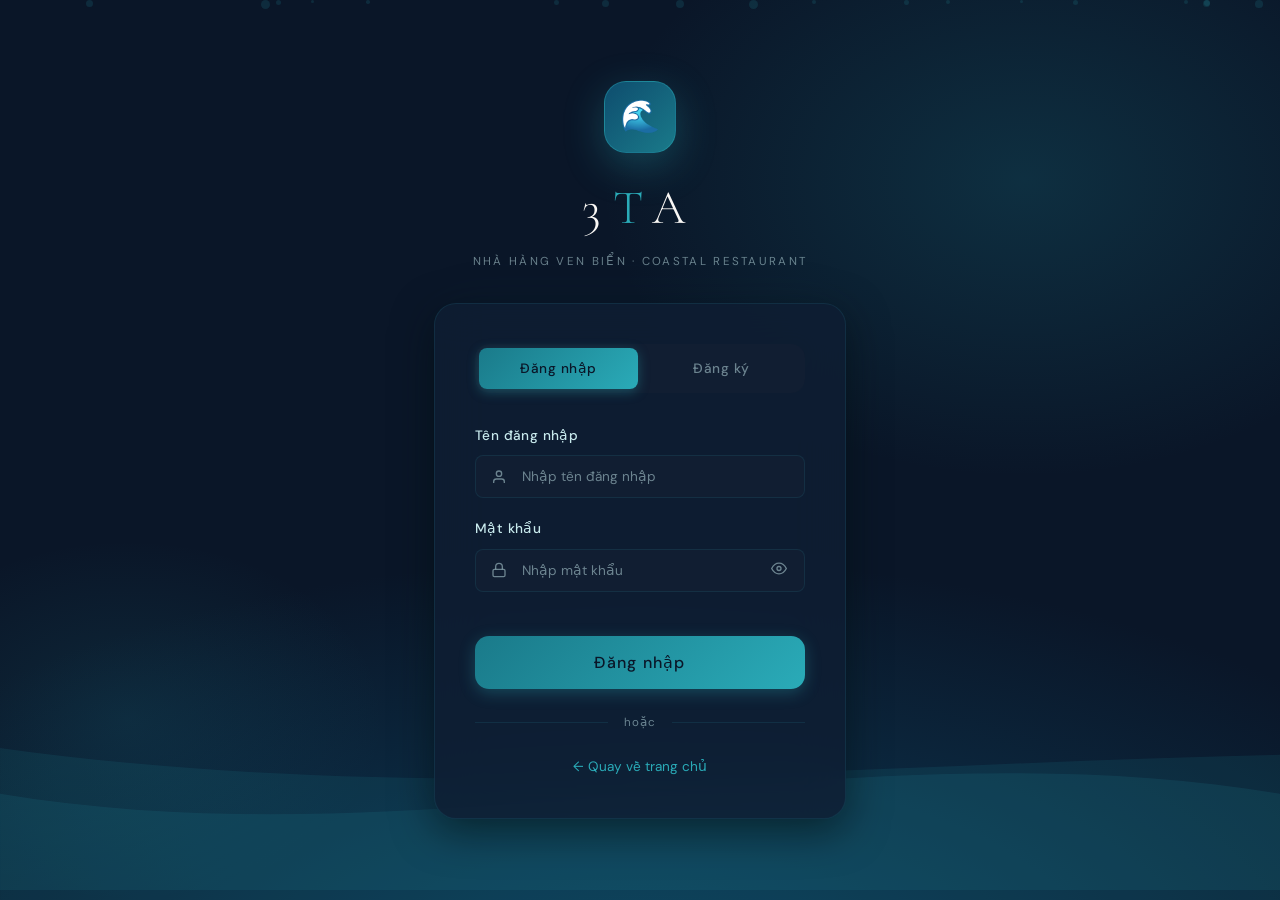
<file: web_DACS/frontend/admin.html>
<!DOCTYPE html>
<html lang="vi">
<head>
  <meta charset="UTF-8" />
  <meta name="viewport" content="width=device-width, initial-scale=1.0" />
  <title>3TA — Quản trị</title>
  <link rel="stylesheet" href="css/shared.css" />
  <style>
    body { overflow-x: hidden; }

    /* ── Admin Layout ──────────────────────────────────── */
    .admin-layout {
      display: flex;
      min-height: 100vh;
    }

    /* ── Sidebar ───────────────────────────────────────── */
    .sidebar {
      width: var(--sidebar-width);
      background: rgba(10,22,40,0.95);
      border-right: 1px solid var(--border-subtle);
      display: flex;
      flex-direction: column;
      position: fixed;
      top: 0; left: 0; bottom: 0;
      z-index: 50;
      backdrop-filter: blur(20px);
      transition: transform var(--transition-slow);
    }

    .sidebar__logo {
      padding: var(--space-6) var(--space-6) var(--space-5);
      border-bottom: 1px solid var(--border-subtle);
      display: flex;
      align-items: center;
      gap: var(--space-3);
    }

    .sidebar__logo-mark {
      width: 40px; height: 40px;
      border-radius: var(--radius-md);
      background: linear-gradient(135deg, var(--color-ocean), var(--color-teal));
      display: flex;
      align-items: center;
      justify-content: center;
      font-size: 1.2rem;
      flex-shrink: 0;
    }

    .sidebar__logo-text {
      font-family: var(--font-display);
      font-size: var(--text-xl);
      font-weight: 600;
      letter-spacing: 0.12em;
    }

    .sidebar__logo-text span { color: var(--accent-primary); }

    .sidebar__badge {
      font-size: var(--text-xs);
      background: rgba(42,171,184,0.12);
      color: var(--accent-primary);
      border: 1px solid var(--border-active);
      border-radius: var(--radius-full);
      padding: 2px 8px;
      margin-left: auto;
    }

    .sidebar__nav {
      flex: 1;
      padding: var(--space-5) var(--space-4);
      list-style: none;
      display: flex;
      flex-direction: column;
      gap: var(--space-1);
      overflow-y: auto;
    }

    .sidebar__section-label {
      font-size: var(--text-xs);
      letter-spacing: 0.15em;
      text-transform: uppercase;
      color: var(--text-muted);
      padding: var(--space-4) var(--space-3) var(--space-2);
    }

    .sidebar__item {
      display: flex;
      align-items: center;
      gap: var(--space-3);
      padding: var(--space-3) var(--space-4);
      border-radius: var(--radius-md);
      color: var(--text-muted);
      font-size: var(--text-sm);
      cursor: pointer;
      transition: all var(--transition-fast);
      border: 1px solid transparent;
      user-select: none;
    }

    .sidebar__item:hover {
      background: var(--bg-surface);
      color: var(--text-primary);
    }

    .sidebar__item.active {
      background: rgba(42,171,184,0.1);
      color: var(--accent-primary);
      border-color: var(--border-active);
    }

    .sidebar__item__icon {
      font-size: 1.05rem;
      flex-shrink: 0;
    }

    .sidebar__item__badge {
      margin-left: auto;
      background: var(--status-reserved);
      color: white;
      border-radius: var(--radius-full);
      padding: 1px 7px;
      font-size: 10px;
      font-weight: 700;
    }

    .sidebar__footer {
      padding: var(--space-5) var(--space-6);
      border-top: 1px solid var(--border-subtle);
    }

    .admin-user {
      display: flex;
      align-items: center;
      gap: var(--space-3);
    }

    .admin-user__avatar {
      width: 36px; height: 36px;
      border-radius: 50%;
      background: linear-gradient(135deg, var(--color-teal), var(--color-wave));
      display: flex;
      align-items: center;
      justify-content: center;
      font-weight: 700;
      font-size: var(--text-sm);
      color: var(--color-deep);
      flex-shrink: 0;
    }

    .admin-user__name { font-size: var(--text-sm); font-weight: 500; color: var(--text-primary); }
    .admin-user__role { font-size: var(--text-xs); color: var(--text-muted); }

    /* ── Main Content ──────────────────────────────────── */
    .admin-main {
      margin-left: var(--sidebar-width);
      flex: 1;
      display: flex;
      flex-direction: column;
      min-height: 100vh;
    }

    /* ── Top Bar ───────────────────────────────────────── */
    .topbar {
      height: var(--navbar-height);
      background: rgba(10,22,40,0.8);
      backdrop-filter: blur(16px);
      border-bottom: 1px solid var(--border-subtle);
      display: flex;
      align-items: center;
      padding: 0 var(--space-8);
      gap: var(--space-4);
      position: sticky;
      top: 0;
      z-index: 40;
    }

    .topbar__title {
      font-family: var(--font-display);
      font-size: var(--text-xl);
      font-weight: 400;
    }

    .topbar__title span { font-style: italic; color: var(--accent-primary); }

    .topbar__actions { margin-left: auto; display: flex; align-items: center; gap: var(--space-3); }

    /* ── Panels ────────────────────────────────────────── */
    .admin-panel {
      display: none;
      padding: var(--space-8);
      animation: fadeIn 0.3s ease;
    }

    .admin-panel.active { display: block; }

    /* ── Stats Cards ───────────────────────────────────── */
    .stat-cards {
      display: grid;
      grid-template-columns: repeat(4, 1fr);
      gap: var(--space-5);
      margin-bottom: var(--space-8);
    }

    .stat-card {
      background: var(--bg-card);
      border: 1px solid var(--border-subtle);
      border-radius: var(--radius-lg);
      padding: var(--space-5) var(--space-6);
      position: relative;
      overflow: hidden;
      transition: all var(--transition-base);
    }

    .stat-card:hover {
      border-color: var(--border-active);
      transform: translateY(-2px);
    }

    .stat-card::before {
      content: '';
      position: absolute;
      top: 0; left: 0; right: 0;
      height: 3px;
    }

    .stat-card.blue::before   { background: linear-gradient(90deg, var(--color-teal), var(--color-wave)); }
    .stat-card.green::before  { background: linear-gradient(90deg, var(--status-available), #2ecc71); }
    .stat-card.orange::before { background: linear-gradient(90deg, var(--status-reserved), #f39c12); }
    .stat-card.red::before    { background: linear-gradient(90deg, var(--status-occupied), #c0392b); }

    .stat-card__icon { font-size: 1.8rem; margin-bottom: var(--space-3); }
    .stat-card__num  { font-family: var(--font-display); font-size: var(--text-3xl); font-weight: 600; color: var(--text-primary); line-height: 1; }
    .stat-card__label { font-size: var(--text-xs); letter-spacing: 0.1em; text-transform: uppercase; color: var(--text-muted); margin-top: var(--space-2); }

    /* ── Table Management Grid ─────────────────────────── */
    .banan-grid {
      display: grid;
      grid-template-columns: repeat(auto-fill, minmax(140px, 1fr));
      gap: var(--space-4);
    }

    .banan-card {
      background: var(--bg-card);
      border: 1px solid var(--border-subtle);
      border-radius: var(--radius-lg);
      padding: var(--space-5);
      text-align: center;
      transition: all var(--transition-base);
      cursor: pointer;
      position: relative;
    }

    .banan-card:hover {
      border-color: var(--border-active);
      box-shadow: var(--shadow-glow);
    }

    .banan-card__num {
      font-family: var(--font-display);
      font-size: var(--text-3xl);
      font-weight: 600;
      line-height: 1.1;
      margin-bottom: var(--space-2);
    }

    .banan-card__seats {
      font-size: var(--text-xs);
      color: var(--text-muted);
      margin-bottom: var(--space-3);
    }

    .banan-card.available { border-color: rgba(46,204,138,0.2); }
    .banan-card.available .banan-card__num { color: var(--status-available); }
    .banan-card.occupied  { border-color: rgba(224,92,92,0.2); }
    .banan-card.occupied  .banan-card__num { color: var(--status-occupied); }
    .banan-card.reserved  { border-color: rgba(245,166,35,0.2); }
    .banan-card.reserved  .banan-card__num { color: var(--status-reserved); }

    /* ── Reservation filters ───────────────────────────── */
    .filter-bar {
      display: flex;
      gap: var(--space-3);
      margin-bottom: var(--space-6);
      flex-wrap: wrap;
    }

    .filter-chip {
      padding: var(--space-2) var(--space-4);
      border-radius: var(--radius-full);
      border: 1px solid var(--border-subtle);
      background: transparent;
      color: var(--text-muted);
      font-size: var(--text-xs);
      font-family: var(--font-body);
      cursor: pointer;
      transition: all var(--transition-fast);
      letter-spacing: 0.04em;
    }

    .filter-chip:hover { border-color: var(--accent-primary); color: var(--accent-primary); }
    .filter-chip.active { background: rgba(42,171,184,0.12); border-color: var(--border-active); color: var(--accent-primary); }

    /* ── Status Change Buttons in Table ────────────────── */
    .status-select {
      background: var(--bg-surface);
      border: 1px solid var(--border-subtle);
      border-radius: var(--radius-sm);
      color: var(--text-secondary);
      font-family: var(--font-body);
      font-size: var(--text-xs);
      padding: var(--space-1) var(--space-3);
      cursor: pointer;
      outline: none;
    }

    .status-select:focus { border-color: var(--accent-primary); }

    /* ── Mobile sidebar toggle ─────────────────────────── */
    .sidebar-toggle {
      display: none;
      width: 36px; height: 36px;
      border-radius: var(--radius-md);
      border: 1px solid var(--border-subtle);
      background: var(--bg-surface);
      color: var(--text-primary);
      cursor: pointer;
      align-items: center;
      justify-content: center;
    }

    @media (max-width: 1024px) {
      .stat-cards { grid-template-columns: repeat(2, 1fr); }
    }

    @media (max-width: 768px) {
      .sidebar {
        transform: translateX(-100%);
      }
      .sidebar.open { transform: translateX(0); }
      .admin-main { margin-left: 0; }
      .sidebar-toggle { display: flex; }
      .stat-cards { grid-template-columns: 1fr 1fr; }
      .admin-panel { padding: var(--space-5); }
    }

    /* ══════════════════════════════════════════════════════════
       ĐẶT BÀN — Quản lý đặt bàn
       ══════════════════════════════════════════════════════════ */

    /* ── Section header ────────────────────────────── */
    .db-section-header {
      margin-bottom: var(--space-6);
    }

    .db-section-title__main {
      font-family: var(--font-display);
      font-size: var(--text-2xl);
      font-weight: 600;
      color: var(--text-primary);
      line-height: 1.2;
      margin: 0;
    }

    .db-section-title__sub {
      font-size: var(--text-sm);
      color: var(--text-muted);
      margin: var(--space-1) 0 0;
    }

    /* ── Toolbar + Filter chips ─────────────────────── */
    .db-toolbar {
      margin-bottom: var(--space-5);
    }

    .db-filter {
      display: flex;
      flex-wrap: wrap;
      gap: var(--space-2);
    }

    .db-filter__chip {
      padding: 6px 16px;
      border-radius: var(--radius-full);
      border: 1px solid var(--border-subtle);
      background: transparent;
      color: var(--text-muted);
      font-family: var(--font-body);
      font-size: var(--text-xs);
      font-weight: 500;
      cursor: pointer;
      transition: all var(--transition-fast);
    }

    .db-filter__chip:hover {
      border-color: var(--accent-primary);
      color: var(--accent-primary);
      background: rgba(42, 171, 184, 0.06);
    }

    .db-filter__chip.active {
      background: rgba(42, 171, 184, 0.14);
      border-color: var(--border-active);
      color: var(--accent-primary);
    }

    /* ── Table wrapper ──────────────────────────────── */
    .db-table-wrap {
      overflow-x: auto;
      border-radius: var(--radius-lg);
      border: 1px solid var(--border-subtle);
      background: var(--bg-card);
    }

    /* ── Table ──────────────────────────────────────── */
    .db-table {
      width: 100%;
      border-collapse: collapse;
      font-size: var(--text-sm);
    }

    .db-table thead {
      background: var(--bg-surface);
    }

    .db-table th {
      padding: var(--space-4) var(--space-5);
      text-align: left;
      font-size: var(--text-xs);
      font-weight: 500;
      letter-spacing: 0.1em;
      text-transform: uppercase;
      color: var(--text-muted);
      border-bottom: 1px solid var(--border-subtle);
      white-space: nowrap;
    }

    .db-table td {
      padding: var(--space-4) var(--space-5);
      color: var(--text-secondary);
      border-bottom: 1px solid var(--border-subtle);
      vertical-align: middle;
    }

    .db-table tbody tr:last-child td { border-bottom: none; }

    .db-table tbody tr {
      transition: background var(--transition-fast);
    }

    .db-table tbody tr:hover {
      background: rgba(42, 171, 184, 0.04);
    }

    /* ── Cell variants ──────────────────────────────── */
    .db-td--id {
      font-family: var(--font-mono);
      font-size: var(--text-xs);
      color: var(--text-muted);
      white-space: nowrap;
    }

    .db-td--name {
      max-width: 200px;
    }

    .db-td--center {
      text-align: center;
    }

    /* Truncation helpers */
    .db-cell-truncate {
      display: block;
      font-weight: 500;
      color: var(--text-primary);
      overflow: hidden;
      text-overflow: ellipsis;
      white-space: nowrap;
      max-width: 100%;
    }

    .db-cell-muted {
      display: block;
      font-size: var(--text-xs);
      color: var(--text-muted);
      overflow: hidden;
      text-overflow: ellipsis;
      white-space: nowrap;
    }

    /* ── Actions cell ──────────────────────────────── */
    .db-actions {
      display: flex;
      align-items: center;
      gap: var(--space-2);
      flex-wrap: wrap;
    }

    /* ── Status badge variants ─────────────────────── */
    .badge.badge-expired   { color: var(--text-muted)        !important; background: rgba(200, 234, 237, 0.06) !important; }
    .badge.badge-completed { color: var(--status-available)   !important; background: rgba(46, 204, 138, 0.12) !important; }

    /* ── Success button (thanh toán) ─────────────── */
    .btn-success {
      background: rgba(46, 204, 138, 0.12);
      color: #2ecc8a;
      border: 1px solid rgba(46, 204, 138, 0.3);
      border-radius: var(--radius-md);
      padding: var(--space-2) var(--space-4);
      font-family: var(--font-body);
      font-size: var(--text-xs);
      font-weight: 500;
      cursor: pointer;
      transition: all var(--transition-fast);
      display: inline-flex;
      align-items: center;
    }

    .btn-success:hover {
      background: rgba(46, 204, 138, 0.22);
      border-color: rgba(46, 204, 138, 0.6);
    }

    /* ── Responsive ───────────────────────────────── */
    @media (max-width: 768px) {
      .db-filter__chip {
        padding: 5px 12px;
        font-size: 0.7rem;
      }
      .db-table th,
      .db-table td {
        padding: var(--space-3) var(--space-4);
      }
    }
  </style>
</head>
<body>

<div class="admin-layout">

  <!-- Sidebar -->
  <aside class="sidebar" id="sidebar">
    <div class="sidebar__logo">
      <div class="sidebar__logo-mark">🌊</div>
      <div class="sidebar__logo-text">3<span>T</span>A</div>
      <span class="sidebar__badge">Admin</span>
    </div>

    <ul class="sidebar__nav">
      <li class="sidebar__section-label">Tổng quan</li>
      <li class="sidebar__item active" data-panel="dashboard">
        <span class="sidebar__item__icon">📊</span>
        Dashboard
      </li>

      <li class="sidebar__section-label">Quản lý</li>
      <li class="sidebar__item" data-panel="monan">
        <span class="sidebar__item__icon">🍽️</span>
        Món ăn
      </li>
      <li class="sidebar__item" data-panel="banan">
        <span class="sidebar__item__icon">🪑</span>
        Bàn ăn
      </li>
      <li class="sidebar__item" data-panel="datban">
        <span class="sidebar__item__icon">📋</span>
        Đặt bàn
        <span class="sidebar__item__badge" id="pending-badge" style="display:none">0</span>
      </li>

      <li class="sidebar__section-label">Hệ thống</li>
      <li class="sidebar__item" id="sidebar-logout">
        <span class="sidebar__item__icon">🚪</span>
        Đăng xuất
      </li>
      <li class="sidebar__item" onclick="window.open('index.html','_blank')">
        <span class="sidebar__item__icon">🌐</span>
        Xem trang chủ ↗
      </li>
    </ul>

    <div class="sidebar__footer">
      <div class="admin-user">
        <div class="admin-user__avatar" id="admin-avatar">A</div>
        <div>
          <div class="admin-user__name" id="admin-name">Admin</div>
          <div class="admin-user__role">Quản trị viên</div>
        </div>
      </div>
    </div>
  </aside>

  <!-- Main -->
  <main class="admin-main">

    <!-- Topbar -->
    <div class="topbar">
      <button class="sidebar-toggle" id="sidebar-toggle">
        <svg width="18" height="18" viewBox="0 0 24 24" fill="none" stroke="currentColor" stroke-width="2">
          <line x1="3" y1="12" x2="21" y2="12"/><line x1="3" y1="6" x2="21" y2="6"/><line x1="3" y1="18" x2="21" y2="18"/>
        </svg>
      </button>
      <h1 class="topbar__title" id="topbar-title">Dashboard <span>tổng quan</span></h1>
      <div class="topbar__actions">
        <button class="btn btn-ghost btn-sm" id="btn-refresh">
          <svg width="14" height="14" viewBox="0 0 24 24" fill="none" stroke="currentColor" stroke-width="2">
            <polyline points="23 4 23 10 17 10"/>
            <path d="M20.49 15a9 9 0 1 1-2.12-9.36L23 10"/>
          </svg>
          Làm mới
        </button>
      </div>
    </div>

    <!-- ── Dashboard Panel ─────────────────────────────── -->
    <div class="admin-panel active" id="panel-dashboard">
      <div class="stat-cards" id="stat-cards">
        <div class="stat-card blue skeleton" style="height:120px"></div>
        <div class="stat-card green skeleton" style="height:120px"></div>
        <div class="stat-card orange skeleton" style="height:120px"></div>
        <div class="stat-card red skeleton" style="height:120px"></div>
      </div>

      <div style="display:grid;grid-template-columns:1fr 1fr;gap:var(--space-6)">
        <!-- Recent reservations -->
        <div class="card" style="padding:var(--space-6)">
          <h3 style="font-family:var(--font-display);font-size:var(--text-lg);margin-bottom:var(--space-5)">
            Đặt bàn gần đây
          </h3>
          <div id="dash-recent"></div>
        </div>

        <!-- Table status overview -->
        <div class="card" style="padding:var(--space-6)">
          <h3 style="font-family:var(--font-display);font-size:var(--text-lg);margin-bottom:var(--space-5)">
            Trạng thái bàn
          </h3>
          <div id="dash-tables"></div>
        </div>
      </div>
    </div>

    <!-- ── Món Ăn Panel ────────────────────────────────── -->
    <div class="admin-panel" id="panel-monan">
      <div id="monan-root"></div>
    </div>

    <!-- ── Bàn Ăn Panel ───────────────────────────────── -->
    <div class="admin-panel" id="panel-banan">
      <div id="banan-root"></div>
    </div>

    <!-- ── Đặt Bàn Panel ──────────────────────────────── -->
    <div class="admin-panel" id="panel-datban">
      <div id="datban-root"></div>
    </div>

  </main>
</div>

<!-- Table Edit Modal -->
<div class="modal-overlay" id="banan-modal" style="display:none">
  <div class="modal" style="max-width:400px">
    <div class="modal__header">
      <h3 class="modal__title">Cập nhật bàn ăn</h3>
      <button class="modal__close" id="banan-modal-close">✕</button>
    </div>
    <div id="banan-modal-body"></div>
  </div>
</div>

<div class="toast-container"></div>

<script type="module">
    import { Auth } from './js/services/authService.js';
    import api, { MonAnApi, BanAnApi, DatBanApi, Toast, formatPrice, formatDate } from './js/apiClient.js';
  import MonAnComponent from './components/MonAnComponent.js';
  import BanAnComponent from './components/BanAnComponent.js';
  import DatBanComponent from './components/DatBanComponent.js';

  // Auth guard
  if (!Auth.isLoggedIn() || !Auth.isAdmin()) {
    Toast.error('Bạn không có quyền truy cập trang này');
    setTimeout(() => window.location.href = 'login.html', 1000);
  }

  // ── User info ────────────────────────────────────────
  const username = Auth.getUsername() || 'Admin';
  document.getElementById('admin-name').textContent = username;
  document.getElementById('admin-avatar').textContent = username.charAt(0).toUpperCase();

  // ── Sidebar navigation ───────────────────────────────
  const titleMap = {
    dashboard: 'Dashboard <span>tổng quan</span>',
    monan:     'Quản lý <span>Món ăn</span>',
    banan:     'Quản lý <span>Bàn ăn</span>',
    datban:    'Quản lý <span>Đặt bàn</span>',
  };

  document.querySelectorAll('.sidebar__item[data-panel]').forEach(item => {
    item.addEventListener('click', () => {
      const panel = item.dataset.panel;
      document.querySelectorAll('.sidebar__item').forEach(i => i.classList.remove('active'));
      document.querySelectorAll('.admin-panel').forEach(p => p.classList.remove('active'));
      item.classList.add('active');
      document.getElementById(`panel-${panel}`).classList.add('active');
      document.getElementById('topbar-title').innerHTML = titleMap[panel] || panel;

      // Init component lazily (once per panel)
      if (panel === 'monan')  getMonAnComp().init();
      if (panel === 'banan')  getBanAnComp().init();
      if (panel === 'datban') getDatBanComp().init();
    });
  });

  // Refresh button — reload active component + dashboard
  document.getElementById('btn-refresh').addEventListener('click', () => {
    loadDashboard();
    const activeId = document.querySelector('.admin-panel.active')?.id;
    if (activeId === 'panel-monan')  getMonAnComp().reload();
    if (activeId === 'panel-banan')  getBanAnComp().reload();
    if (activeId === 'panel-datban') getDatBanComp().reload();
    Toast.info('Đã làm mới dữ liệu');
  });

  // ── Mobile sidebar ────────────────────────────────────────
  const sidebar = document.getElementById('sidebar');
  document.getElementById('sidebar-toggle').addEventListener('click', () => {
    sidebar.classList.toggle('open');
  });
  document.addEventListener('click', e => {
    if (!sidebar.contains(e.target) && !document.getElementById('sidebar-toggle').contains(e.target)) {
      sidebar.classList.remove('open');
    }
  });

  // Logout
  document.getElementById('sidebar-logout').addEventListener('click', () => {
    Auth.clear();
    window.location.href = 'login.html';
  });

  // ── Component instances ───────────────────────────────────
  let monAnComp  = null;
  let banAnComp  = null;
  let datBanComp = null;

  function getMonAnComp() {
    if (!monAnComp) monAnComp = new MonAnComponent('#monan-root', { admin: true });
    return monAnComp;
  }
  function getBanAnComp() {
    if (!banAnComp) banAnComp = new BanAnComponent('#banan-root');
    return banAnComp;
  }
  function getDatBanComp() {
    if (!datBanComp) datBanComp = new DatBanComponent('#datban-root', { admin: true });
    return datBanComp;
  }

  // ── Init ─────────────────────────────────────────────
  async function loadDashboard() {
    try {
      const [tables, reservations] = await Promise.all([
        BanAnApi.getAll().catch(() => []),
        DatBanApi.getAll().catch(() => []),
      ]);

      // trangThai: 0=Available, 1=Occupied, 2=Reserved
      const available = tables.filter(t => t.TrangThai === 0).length;
      const occupied  = tables.filter(t => t.TrangThai === 1).length;
      const reserved  = tables.filter(t => t.TrangThai === 2).length;
      // trangThai: 0=Pending, 1=Confirmed, -1=Cancelled, 3=Expired
      const pending   = reservations.filter(r => r.TrangThai === 0).length;

      const badge = document.getElementById('pending-badge');
      badge.textContent = pending;
      badge.style.display = pending > 0 ? 'inline' : 'none';

      document.getElementById('stat-cards').innerHTML = `
        <div class="stat-card blue">
          <div class="stat-card__icon">🪑</div>
          <div class="stat-card__num">${tables.length}</div>
          <div class="stat-card__label">Tổng số bàn</div>
        </div>
        <div class="stat-card green">
          <div class="stat-card__icon">✅</div>
          <div class="stat-card__num">${available}</div>
          <div class="stat-card__label">Bàn trống</div>
        </div>
        <div class="stat-card orange">
          <div class="stat-card__icon">⏳</div>
          <div class="stat-card__num">${pending}</div>
          <div class="stat-card__label">Chờ xác nhận</div>
        </div>
        <div class="stat-card red">
          <div class="stat-card__icon">🔥</div>
          <div class="stat-card__num">${occupied + reserved}</div>
          <div class="stat-card__label">Bàn đang dùng</div>
        </div>
      `;

      const recent = [...reservations].slice(0, 5);
      const badgeMap = { 0:'badge-pending', 1:'badge-confirmed', 2:'badge-reserved', 3:'badge-reserved', '-1':'badge-cancelled' };
      const labelMap = { 0:'Chờ xác nhận', 1:'Đã xác nhận', 2:'Đã đặt', 3:'Hết hạn', '-1':'Đã hủy' };

      document.getElementById('dash-recent').innerHTML = recent.length
        ? recent.map(r => `
            <div style="display:flex;justify-content:space-between;align-items:center;padding:var(--space-3) 0;border-bottom:1px solid var(--border-subtle)">
              <div>
                <div style="font-size:var(--text-sm);color:var(--text-primary)">#${r.Id ?? r.id} — Bàn ${r.BanAnId ?? r.banAnId}</div>
                <div style="font-size:var(--text-xs);color:var(--text-muted)">${formatDate(r.NgayDat ?? r.ngayDat)}</div>
              </div>
              <span class="badge ${badgeMap[r.TrangThai ?? r.trangThai] || 'badge-pending'}">
                ${labelMap[r.TrangThai ?? r.trangThai] || (r.TrangThai ?? r.trangThai)}
              </span>
            </div>
          `).join('')
        : '<p style="color:var(--text-muted);font-size:var(--text-sm)">Chưa có đặt bàn nào</p>';

      const totalNonAvail = occupied + reserved;
      const statuses = [
        { label: 'Trống',     count: available,                   color: 'var(--status-available)' },
        { label: 'Đang dùng',count: occupied,                   color: 'var(--status-occupied)'  },
        { label: 'Đã đặt',   count: reserved,                   color: 'var(--status-reserved)'  },
      ];

      document.getElementById('dash-tables').innerHTML = `
        ${statuses.map(s => {
          const pct = tables.length > 0 ? Math.round(s.count / tables.length * 100) : 0;
          return `
          <div style="display:flex;align-items:center;gap:var(--space-4);padding:var(--space-4) 0;border-bottom:1px solid var(--border-subtle)">
            <div style="width:42px;height:42px;border-radius:var(--radius-md);background:rgba(0,0,0,0.2);border:2px solid ${s.color};display:flex;align-items:center;justify-content:center;font-family:var(--font-display);font-size:var(--text-lg);font-weight:600;color:${s.color};flex-shrink:0">${s.count}</div>
            <div>
              <div style="font-size:var(--text-sm);color:var(--text-primary)">${s.label}</div>
              <div style="font-size:var(--text-xs);color:var(--text-muted)">${pct}% tổng số bàn</div>
            </div>
            <div style="margin-left:auto;height:4px;flex:1;max-width:80px;background:var(--bg-surface);border-radius:var(--radius-full);overflow:hidden">
              <div style="height:100%;width:${pct}%;background:${s.color};border-radius:var(--radius-full)"></div>
            </div>
          </div>`;}).join('')}
      `;

    } catch (err) {
      console.error('Dashboard error:', err);
    }
  }

  // ── Init ─────────────────────────────────────────────
  loadDashboard();
</script>
</body>
</html>
</file>
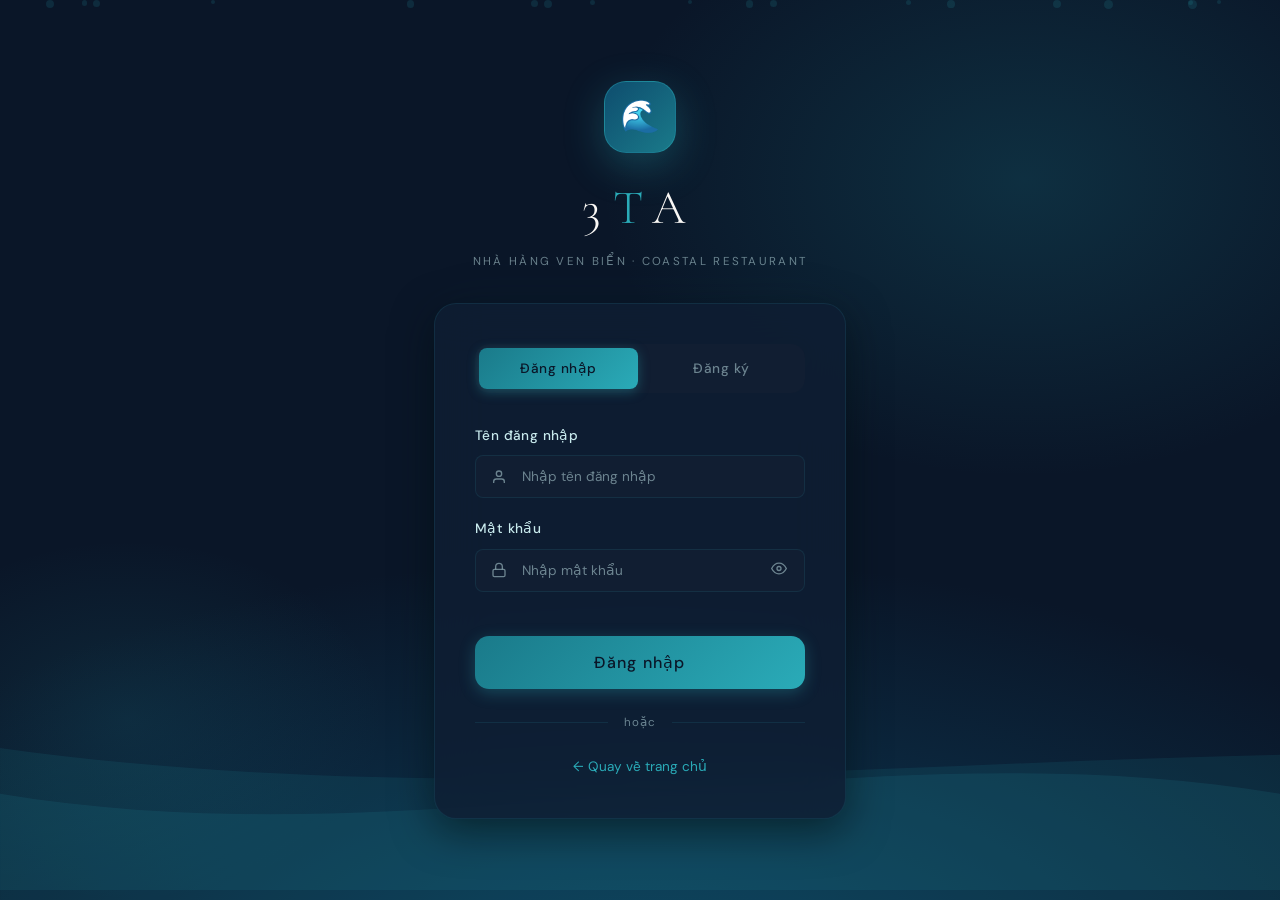
<file: web_DACS/frontend/login.html>
<!DOCTYPE html>
<html lang="vi">
<head>
  <meta charset="UTF-8" />
  <meta name="viewport" content="width=device-width, initial-scale=1.0" />
  <title>3TA — Đăng nhập</title>
  <link rel="stylesheet" href="css/shared.css" />
  <style>
    body {
      min-height: 100vh;
      display: flex;
      align-items: center;
      justify-content: center;
      overflow: hidden;
      position: relative;
    }

    /* Ocean background animation */
    .ocean-bg {
      position: fixed;
      inset: 0;
      z-index: 0;
      background:
        radial-gradient(ellipse 120% 80% at 50% 110%, rgba(14,77,110,0.7) 0%, transparent 60%),
        radial-gradient(ellipse 60% 60% at 80% 20%, rgba(26,122,138,0.25) 0%, transparent 55%),
        radial-gradient(ellipse 40% 40% at 10% 80%, rgba(42,171,184,0.12) 0%, transparent 50%),
        var(--color-deep);
    }

    .wave {
      position: fixed;
      bottom: 0; left: 0; right: 0;
      height: 220px;
      z-index: 0;
      overflow: hidden;
    }

    .wave svg {
      position: absolute;
      bottom: 0;
      width: 200%;
      opacity: 0.18;
    }

    .wave svg:nth-child(1) { animation: wave 8s linear infinite; }
    .wave svg:nth-child(2) { animation: wave 12s linear infinite reverse; opacity: 0.1; bottom: 10px; }

    @keyframes wave {
      0%   { transform: translateX(0); }
      100% { transform: translateX(-50%); }
    }

    /* Floating particles */
    .particles {
      position: fixed;
      inset: 0;
      z-index: 0;
      pointer-events: none;
    }

    .particle {
      position: absolute;
      border-radius: 50%;
      background: rgba(42,171,184,0.15);
      animation: float linear infinite;
    }

    @keyframes float {
      0%   { transform: translateY(100vh) scale(0); opacity: 0; }
      10%  { opacity: 1; }
      90%  { opacity: 0.5; }
      100% { transform: translateY(-100px) scale(1); opacity: 0; }
    }

    /* Auth container */
    .auth-wrap {
      position: relative;
      z-index: 1;
      width: 100%;
      max-width: 460px;
      padding: var(--space-6);
      animation: slideUp 0.6s ease;
    }

    /* Logo */
    .auth-logo {
      text-align: center;
      margin-bottom: var(--space-8);
    }

    .auth-logo__mark {
      display: inline-flex;
      align-items: center;
      justify-content: center;
      width: 72px; height: 72px;
      border-radius: var(--radius-xl);
      background: linear-gradient(135deg, var(--color-ocean), var(--color-teal));
      border: 1px solid rgba(42,171,184,0.4);
      margin: 0 auto var(--space-4);
      box-shadow: 0 12px 40px rgba(42,171,184,0.3);
      font-size: 2rem;
    }

    .auth-logo__name {
      font-family: var(--font-display);
      font-size: var(--text-3xl);
      font-weight: 300;
      letter-spacing: 0.25em;
      color: var(--text-primary);
    }

    .auth-logo__name span { color: var(--accent-primary); }

    .auth-logo__tagline {
      font-size: var(--text-xs);
      letter-spacing: 0.2em;
      text-transform: uppercase;
      color: var(--text-muted);
      margin-top: var(--space-1);
    }

    /* Card */
    .auth-card {
      background: rgba(15, 30, 51, 0.85);
      backdrop-filter: blur(24px);
      -webkit-backdrop-filter: blur(24px);
      border: 1px solid var(--border-subtle);
      border-radius: var(--radius-xl);
      padding: var(--space-10);
      box-shadow: var(--shadow-lg), 0 0 60px rgba(42,171,184,0.06);
    }

    /* Tabs */
    .auth-tabs {
      display: flex;
      background: var(--bg-surface);
      border-radius: var(--radius-lg);
      padding: 4px;
      margin-bottom: var(--space-8);
      gap: 4px;
    }

    .auth-tab {
      flex: 1;
      padding: var(--space-3);
      border: none;
      background: transparent;
      color: var(--text-muted);
      font-family: var(--font-body);
      font-size: var(--text-sm);
      font-weight: 500;
      border-radius: var(--radius-md);
      cursor: pointer;
      transition: all var(--transition-base);
      letter-spacing: 0.04em;
    }

    .auth-tab.active {
      background: linear-gradient(135deg, var(--color-teal), var(--color-wave));
      color: var(--color-deep);
      box-shadow: 0 3px 12px rgba(42,171,184,0.35);
    }

    /* Panel */
    .auth-panel { display: none; }
    .auth-panel.active { display: block; animation: fadeIn 0.3s ease; }

    /* Input with icon */
    .input-icon-wrap {
      position: relative;
    }

    .input-icon-wrap .input-icon {
      position: absolute;
      left: var(--space-4);
      top: 50%;
      transform: translateY(-50%);
      color: var(--text-muted);
      pointer-events: none;
    }

    .input-icon-wrap .form-input {
      padding-left: calc(var(--space-4) + 18px + var(--space-3));
    }

    .input-eye {
      position: absolute;
      right: var(--space-4);
      top: 50%;
      transform: translateY(-50%);
      background: none;
      border: none;
      color: var(--text-muted);
      cursor: pointer;
      padding: 2px;
      transition: color var(--transition-fast);
    }
    .input-eye:hover { color: var(--accent-primary); }

    /* Submit button */
    .auth-submit {
      width: 100%;
      margin-top: var(--space-6);
      padding: var(--space-4);
      font-size: var(--text-base);
      border-radius: var(--radius-lg);
      letter-spacing: 0.08em;
      position: relative;
      overflow: hidden;
    }

    .auth-submit::after {
      content: '';
      position: absolute;
      inset: 0;
      background: linear-gradient(135deg, transparent, rgba(255,255,255,0.08), transparent);
      transform: translateX(-100%);
      transition: transform 0.5s ease;
    }
    .auth-submit:hover::after { transform: translateX(100%); }

    /* Error alert */
    .auth-alert {
      display: flex;
      align-items: center;
      gap: var(--space-3);
      padding: var(--space-3) var(--space-4);
      border-radius: var(--radius-md);
      font-size: var(--text-sm);
      margin-bottom: var(--space-5);
      background: rgba(224,92,92,0.1);
      border: 1px solid rgba(224,92,92,0.25);
      color: #e05c5c;
      display: none;
    }

    .auth-alert.show { display: flex; animation: fadeIn 0.2s ease; }

    /* Divider */
    .auth-divider {
      display: flex;
      align-items: center;
      gap: var(--space-4);
      margin: var(--space-6) 0;
      color: var(--text-muted);
      font-size: var(--text-xs);
      letter-spacing: 0.08em;
    }
    .auth-divider::before,
    .auth-divider::after {
      content: '';
      flex: 1;
      height: 1px;
      background: var(--border-subtle);
    }

    /* Back to home */
    .auth-back {
      text-align: center;
      margin-top: var(--space-6);
      font-size: var(--text-sm);
      color: var(--text-muted);
    }
    .auth-back a { color: var(--accent-primary); }
    .auth-back a:hover { color: var(--color-foam); }

    /* Loading spinner inside button */
    .btn-loading {
      display: none;
      width: 18px; height: 18px;
      border: 2px solid rgba(10,22,40,0.3);
      border-top-color: var(--color-deep);
      border-radius: 50%;
      animation: spin 0.7s linear infinite;
    }
  </style>
</head>
<body>

  <div class="ocean-bg"></div>
  <div class="wave">
    <svg viewBox="0 0 1440 120" xmlns="http://www.w3.org/2000/svg" fill="var(--color-teal)">
      <path d="M0,60 C240,100 480,20 720,60 C960,100 1200,20 1440,60 L1440,120 L0,120 Z"/>
    </svg>
    <svg viewBox="0 0 1440 120" xmlns="http://www.w3.org/2000/svg" fill="var(--color-wave)">
      <path d="M0,40 C360,90 720,10 1080,60 C1260,80 1380,30 1440,50 L1440,120 L0,120 Z"/>
    </svg>
  </div>
  <div class="particles" id="particles"></div>

  <div class="auth-wrap">
    <!-- Logo -->
    <div class="auth-logo">
      <div class="auth-logo__mark">🌊</div>
      <div class="auth-logo__name">3<span>T</span>A</div>
      <div class="auth-logo__tagline">Nhà hàng ven biển · Coastal Restaurant</div>
    </div>

    <!-- Card -->
    <div class="auth-card">
      <!-- Tabs -->
      <div class="auth-tabs">
        <button class="auth-tab active" data-tab="login">Đăng nhập</button>
        <button class="auth-tab" data-tab="register">Đăng ký</button>
      </div>

      <!-- Alert -->
      <div class="auth-alert" id="auth-alert">
        <svg width="16" height="16" viewBox="0 0 24 24" fill="none" stroke="currentColor" stroke-width="2">
          <circle cx="12" cy="12" r="10"/><path d="M12 8v4m0 4h.01"/>
        </svg>
        <span id="auth-alert-msg"></span>
      </div>

      <!-- Login Panel -->
      <div class="auth-panel active" id="panel-login">
        <div class="form-group">
          <label class="form-label">Tên đăng nhập</label>
          <div class="input-icon-wrap">
            <svg class="input-icon" width="16" height="16" viewBox="0 0 24 24" fill="none" stroke="currentColor" stroke-width="2">
              <path d="M20 21v-2a4 4 0 0 0-4-4H8a4 4 0 0 0-4 4v2"/>
              <circle cx="12" cy="7" r="4"/>
            </svg>
            <input class="form-input" type="text" id="login-username" placeholder="Nhập tên đăng nhập" autocomplete="username" />
          </div>
        </div>

        <div class="form-group">
          <label class="form-label">Mật khẩu</label>
          <div class="input-icon-wrap">
            <svg class="input-icon" width="16" height="16" viewBox="0 0 24 24" fill="none" stroke="currentColor" stroke-width="2">
              <rect x="3" y="11" width="18" height="11" rx="2" ry="2"/>
              <path d="M7 11V7a5 5 0 0 1 10 0v4"/>
            </svg>
            <input class="form-input" type="password" id="login-password" placeholder="Nhập mật khẩu" autocomplete="current-password" style="padding-right:44px" />
            <button class="input-eye" id="toggle-login-pw" type="button" title="Hiện/ẩn mật khẩu">
              <svg width="16" height="16" viewBox="0 0 24 24" fill="none" stroke="currentColor" stroke-width="2" id="eye-login">
                <path d="M1 12s4-8 11-8 11 8 11 8-4 8-11 8-11-8-11-8z"/>
                <circle cx="12" cy="12" r="3"/>
              </svg>
            </button>
          </div>
        </div>

        <button class="btn btn-primary auth-submit" id="btn-login">
          <span class="btn-loading" id="login-spinner"></span>
          <span id="login-label">Đăng nhập</span>
        </button>
      </div>

      <!-- Register Panel -->
      <div class="auth-panel" id="panel-register">
        <div class="form-group">
          <label class="form-label">Tên đăng nhập</label>
          <div class="input-icon-wrap">
            <svg class="input-icon" width="16" height="16" viewBox="0 0 24 24" fill="none" stroke="currentColor" stroke-width="2">
              <path d="M20 21v-2a4 4 0 0 0-4-4H8a4 4 0 0 0-4 4v2"/>
              <circle cx="12" cy="7" r="4"/>
            </svg>
            <input class="form-input" type="text" id="reg-username" placeholder="Tên đăng nhập" autocomplete="username" />
          </div>
        </div>

        <div class="form-group">
          <label class="form-label">Email</label>
          <div class="input-icon-wrap">
            <svg class="input-icon" width="16" height="16" viewBox="0 0 24 24" fill="none" stroke="currentColor" stroke-width="2">
              <path d="M4 4h16c1.1 0 2 .9 2 2v12c0 1.1-.9 2-2 2H4c-1.1 0-2-.9-2-2V6c0-1.1.9-2 2-2z"/>
              <polyline points="22,6 12,13 2,6"/>
            </svg>
            <input class="form-input" type="email" id="reg-email" placeholder="email@example.com" autocomplete="email" />
          </div>
        </div>

        <div class="form-group">
          <label class="form-label">Mật khẩu</label>
          <div class="input-icon-wrap">
            <svg class="input-icon" width="16" height="16" viewBox="0 0 24 24" fill="none" stroke="currentColor" stroke-width="2">
              <rect x="3" y="11" width="18" height="11" rx="2" ry="2"/>
              <path d="M7 11V7a5 5 0 0 1 10 0v4"/>
            </svg>
            <input class="form-input" type="password" id="reg-password" placeholder="Tối thiểu 6 ký tự" autocomplete="new-password" style="padding-right:44px" />
            <button class="input-eye" id="toggle-reg-pw" type="button">
              <svg width="16" height="16" viewBox="0 0 24 24" fill="none" stroke="currentColor" stroke-width="2">
                <path d="M1 12s4-8 11-8 11 8 11 8-4 8-11 8-11-8-11-8z"/>
                <circle cx="12" cy="12" r="3"/>
              </svg>
            </button>
          </div>
        </div>

        <button class="btn btn-primary auth-submit" id="btn-register">
          <span class="btn-loading" id="reg-spinner"></span>
          <span id="reg-label">Tạo tài khoản</span>
        </button>
      </div>

      <div class="auth-divider">hoặc</div>
      <div class="auth-back">
        <a href="index.html">← Quay về trang chủ</a>
      </div>
    </div>
  </div>

  <div class="toast-container"></div>

  <script type="module">
    import { Auth } from './js/services/authService.js';
    import api, { AccountApi, Toast } from './js/apiClient.js';

    // Redirect nếu đã đăng nhập
    if (Auth.isLoggedIn()) {
      window.location.href = Auth.isAdmin() ? 'admin.html' : 'index.html';
    }

    // ── Particles ─────────────────────────────────────────────
    const pc = document.getElementById('particles');
    for (let i = 0; i < 18; i++) {
      const p = document.createElement('div');
      p.className = 'particle';
      const size = Math.random() * 6 + 3;
      p.style.cssText = `
        width:${size}px; height:${size}px;
        left:${Math.random()*100}%;
        animation-duration:${Math.random()*12+8}s;
        animation-delay:${Math.random()*10}s;
      `;
      pc.appendChild(p);
    }

    // ── Tabs ──────────────────────────────────────────────────
    document.querySelectorAll('.auth-tab').forEach(tab => {
      tab.addEventListener('click', () => {
        document.querySelectorAll('.auth-tab').forEach(t => t.classList.remove('active'));
        document.querySelectorAll('.auth-panel').forEach(p => p.classList.remove('active'));
        tab.classList.add('active');
        document.getElementById(`panel-${tab.dataset.tab}`).classList.add('active');
        hideAlert();
      });
    });

    // ── Toggle password ───────────────────────────────────────
    function togglePw(inputId, btnId) {
      const input = document.getElementById(inputId);
      const btn   = document.getElementById(btnId);
      btn.addEventListener('click', () => {
        input.type = input.type === 'password' ? 'text' : 'password';
        btn.style.color = input.type === 'text' ? 'var(--accent-primary)' : '';
      });
    }
    togglePw('login-password', 'toggle-login-pw');
    togglePw('reg-password',   'toggle-reg-pw');

    // ── Alert ─────────────────────────────────────────────────
    function showAlert(msg) {
      const a = document.getElementById('auth-alert');
      document.getElementById('auth-alert-msg').textContent = msg;
      a.classList.add('show');
    }
    function hideAlert() {
      document.getElementById('auth-alert').classList.remove('show');
    }

    function setLoading(btnId, spinnerId, labelId, labelText, loading) {
      const btn = document.getElementById(btnId);
      const sp  = document.getElementById(spinnerId);
      const lb  = document.getElementById(labelId);
      btn.disabled = loading;
      sp.style.display = loading ? 'block' : 'none';
      lb.textContent = loading ? 'Đang xử lý…' : labelText;
    }

    // ── Login ─────────────────────────────────────────────────
    document.getElementById('btn-login').addEventListener('click', async () => {
      hideAlert();
      const username = document.getElementById('login-username').value.trim();
      const password = document.getElementById('login-password').value;

      if (!username || !password) { showAlert('Vui lòng nhập đầy đủ thông tin'); return; }

      setLoading('btn-login', 'login-spinner', 'login-label', 'Đăng nhập', true);
      try {
        await AccountApi.login({ username, password });
        Toast.success(`Chào mừng, ${Auth.getUsername()}!`);
        setTimeout(() => {
          window.location.href = Auth.isAdmin() ? 'admin.html' : 'index.html';
        }, 800);
      } catch (err) {
        showAlert(err.message || 'Sai tên đăng nhập hoặc mật khẩu');
        setLoading('btn-login', 'login-spinner', 'login-label', 'Đăng nhập', false);
      }
    });

    // Enter key submit
    ['login-username','login-password'].forEach(id => {
      document.getElementById(id).addEventListener('keydown', e => {
        if (e.key === 'Enter') document.getElementById('btn-login').click();
      });
    });

    // ── Register ──────────────────────────────────────────────
    document.getElementById('btn-register').addEventListener('click', async () => {
      hideAlert();
      const username = document.getElementById('reg-username').value.trim();
      const email    = document.getElementById('reg-email').value.trim();
      const password = document.getElementById('reg-password').value;

      if (!username || !email || !password) { showAlert('Vui lòng nhập đầy đủ thông tin'); return; }
      if (password.length < 6) { showAlert('Mật khẩu tối thiểu 6 ký tự'); return; }
      if (!/\S+@\S+\.\S+/.test(email)) { showAlert('Email không hợp lệ'); return; }

      setLoading('btn-register', 'reg-spinner', 'reg-label', 'Tạo tài khoản', true);
      try {
        await AccountApi.register({ username, email, password });
        Toast.success('Đăng ký thành công! Vui lòng đăng nhập.');
        // Switch to login tab
        setTimeout(() => {
          document.querySelector('[data-tab="login"]').click();
          document.getElementById('login-username').value = username;
        }, 600);
      } catch (err) {
        showAlert(err.message || 'Đăng ký thất bại, thử lại sau');
      } finally {
        setLoading('btn-register', 'reg-spinner', 'reg-label', 'Tạo tài khoản', false);
      }
    });
  </script>
</body>
</html>
</file>
<file: web_DACS/frontend/css/shared.css>
/* ============================================================
   3TA RESTAURANT — shared.css
   Coastal Elegance Theme | Ocean-inspired color palette
   ============================================================ */

@import url('https://fonts.googleapis.com/css2?family=Cormorant+Garamond:ital,wght@0,300;0,400;0,600;1,300;1,400&family=DM+Sans:wght@300;400;500&family=DM+Mono:wght@400&display=swap');

/* ── CSS Variables ───────────────────────────────────────── */
:root {
  /* Ocean Palette */
  --color-deep:       #0a1628;   /* Đại dương sâu */
  --color-navy:       #0d2240;   /* Xanh hải quân */
  --color-ocean:      #0e4d6e;   /* Xanh đại dương */
  --color-teal:       #1a7a8a;   /* Xanh ngọc biển */
  --color-wave:       #2aabb8;   /* Sóng biển */
  --color-foam:       #7dd4dc;   /* Bọt sóng */
  --color-mist:       #c8eaed;   /* Sương biển */
  --color-sand:       #f0e9dc;   /* Cát biển */
  --color-pearl:      #faf8f5;   /* Ngọc trai */

  /* Semantic */
  --bg-primary:       var(--color-deep);
  --bg-secondary:     var(--color-navy);
  --bg-surface:       #111e32;
  --bg-card:          #0f1e33;
  --bg-glass:         rgba(13, 34, 64, 0.7);

  --text-primary:     var(--color-pearl);
  --text-secondary:   var(--color-mist);
  --text-muted:       rgba(200, 234, 237, 0.5);
  --text-inverse:     var(--color-deep);

  --accent-primary:   var(--color-wave);
  --accent-secondary: var(--color-teal);
  --accent-glow:      rgba(42, 171, 184, 0.25);

  --border-subtle:    rgba(42, 171, 184, 0.12);
  --border-active:    rgba(42, 171, 184, 0.45);

  /* Status Colors */
  --status-available: #2ecc8a;
  --status-occupied:  #e05c5c;
  --status-reserved:  #f5a623;
  --status-pending:   var(--color-wave);

  /* Typography */
  --font-display:     'Cormorant Garamond', Georgia, serif;
  --font-body:        'DM Sans', sans-serif;
  --font-mono:        'DM Mono', monospace;

  --text-xs:    0.72rem;
  --text-sm:    0.85rem;
  --text-base:  1rem;
  --text-md:    1.125rem;
  --text-lg:    1.35rem;
  --text-xl:    1.65rem;
  --text-2xl:   2.1rem;
  --text-3xl:   3rem;
  --text-4xl:   4.2rem;

  /* Spacing */
  --space-1:   0.25rem;
  --space-2:   0.5rem;
  --space-3:   0.75rem;
  --space-4:   1rem;
  --space-5:   1.25rem;
  --space-6:   1.5rem;
  --space-8:   2rem;
  --space-10:  2.5rem;
  --space-12:  3rem;
  --space-16:  4rem;
  --space-20:  5rem;

  /* Borders & Radius */
  --radius-sm:   4px;
  --radius-md:   8px;
  --radius-lg:   14px;
  --radius-xl:   22px;
  --radius-full: 9999px;

  /* Shadows */
  --shadow-sm:   0 1px 4px rgba(0,0,0,0.3);
  --shadow-md:   0 4px 20px rgba(0,0,0,0.4);
  --shadow-lg:   0 12px 40px rgba(0,0,0,0.5);
  --shadow-glow: 0 0 30px var(--accent-glow);

  /* Transitions */
  --transition-fast:   0.15s ease;
  --transition-base:   0.25s ease;
  --transition-slow:   0.45s ease;

  /* Layout */
  --container-max:  1280px;
  --sidebar-width:  260px;
  --navbar-height:  68px;
}

/* ── Reset & Base ────────────────────────────────────────── */
*, *::before, *::after {
  box-sizing: border-box;
  margin: 0;
  padding: 0;
}

html {
  font-size: 16px;
  scroll-behavior: smooth;
  -webkit-font-smoothing: antialiased;
}

body {
  font-family: var(--font-body);
  background-color: var(--bg-primary);
  color: var(--text-primary);
  line-height: 1.65;
  min-height: 100vh;
  background-image:
    radial-gradient(ellipse 80% 50% at 50% -20%, rgba(14, 77, 110, 0.35) 0%, transparent 70%),
    radial-gradient(ellipse 40% 40% at 90% 80%, rgba(26, 122, 138, 0.12) 0%, transparent 60%);
}

a { color: var(--accent-primary); text-decoration: none; transition: color var(--transition-fast); }
a:hover { color: var(--color-foam); }

img { max-width: 100%; display: block; }

/* ── Layout Utilities ────────────────────────────────────── */
.container {
  max-width: var(--container-max);
  margin: 0 auto;
  padding: 0 var(--space-8);
}

.grid-2 { display: grid; grid-template-columns: repeat(2, 1fr); gap: var(--space-6); }
.grid-3 { display: grid; grid-template-columns: repeat(3, 1fr); gap: var(--space-6); }
.grid-4 { display: grid; grid-template-columns: repeat(4, 1fr); gap: var(--space-5); }
.grid-auto { display: grid; grid-template-columns: repeat(auto-fill, minmax(280px, 1fr)); gap: var(--space-6); }

.flex { display: flex; }
.flex-col { flex-direction: column; }
.items-center { align-items: center; }
.justify-between { justify-content: space-between; }
.gap-2 { gap: var(--space-2); }
.gap-4 { gap: var(--space-4); }
.gap-6 { gap: var(--space-6); }

/* ── Navbar ──────────────────────────────────────────────── */
.navbar {
  position: fixed;
  top: 0; left: 0; right: 0;
  height: var(--navbar-height);
  background: rgba(10, 22, 40, 0.88);
  backdrop-filter: blur(20px);
  -webkit-backdrop-filter: blur(20px);
  border-bottom: 1px solid var(--border-subtle);
  display: flex;
  align-items: center;
  z-index: 100;
  padding: 0 var(--space-8);
}

.navbar__brand {
  font-family: var(--font-display);
  font-size: var(--text-xl);
  font-weight: 600;
  color: var(--text-primary);
  letter-spacing: 0.08em;
  display: flex;
  align-items: center;
  gap: var(--space-3);
}

.navbar__brand span.accent { color: var(--accent-primary); }

.navbar__nav {
  display: flex;
  align-items: center;
  gap: var(--space-2);
  margin-left: auto;
  list-style: none;
}

.navbar__nav a {
  font-size: var(--text-sm);
  font-weight: 500;
  color: var(--text-secondary);
  padding: var(--space-2) var(--space-4);
  border-radius: var(--radius-full);
  transition: all var(--transition-base);
  letter-spacing: 0.04em;
}

.navbar__nav a:hover,
.navbar__nav a.active {
  color: var(--text-primary);
  background: var(--border-subtle);
}

.navbar__actions {
  display: flex;
  align-items: center;
  gap: var(--space-3);
  margin-left: var(--space-6);
}

/* ── Buttons ─────────────────────────────────────────────── */
.btn {
  display: inline-flex;
  align-items: center;
  justify-content: center;
  gap: var(--space-2);
  font-family: var(--font-body);
  font-size: var(--text-sm);
  font-weight: 500;
  letter-spacing: 0.04em;
  border: none;
  border-radius: var(--radius-md);
  padding: var(--space-3) var(--space-6);
  cursor: pointer;
  transition: all var(--transition-base);
  white-space: nowrap;
  text-decoration: none;
}

.btn:disabled {
  opacity: 0.45;
  cursor: not-allowed;
  pointer-events: none;
}

/* Primary */
.btn-primary {
  background: linear-gradient(135deg, var(--color-teal), var(--color-wave));
  color: var(--color-deep);
  box-shadow: 0 4px 16px rgba(42, 171, 184, 0.3);
}
.btn-primary:hover {
  transform: translateY(-1px);
  box-shadow: 0 6px 24px rgba(42, 171, 184, 0.45);
  color: var(--color-deep);
}
.btn-primary:active { transform: translateY(0); }

/* Secondary */
.btn-secondary {
  background: transparent;
  color: var(--accent-primary);
  border: 1px solid var(--border-active);
}
.btn-secondary:hover {
  background: var(--accent-glow);
  color: var(--color-foam);
}

/* Ghost */
.btn-ghost {
  background: transparent;
  color: var(--text-secondary);
  border: 1px solid var(--border-subtle);
}
.btn-ghost:hover {
  background: var(--bg-surface);
  color: var(--text-primary);
  border-color: var(--border-active);
}

/* Danger */
.btn-danger {
  background: rgba(224, 92, 92, 0.12);
  color: #e05c5c;
  border: 1px solid rgba(224, 92, 92, 0.3);
}
.btn-danger:hover {
  background: rgba(224, 92, 92, 0.22);
  border-color: rgba(224, 92, 92, 0.6);
}

/* Sizes */
.btn-sm { padding: var(--space-2) var(--space-4); font-size: var(--text-xs); border-radius: var(--radius-sm); }
.btn-lg { padding: var(--space-4) var(--space-8); font-size: var(--text-md); border-radius: var(--radius-lg); }
.btn-icon { padding: var(--space-2); width: 36px; height: 36px; border-radius: var(--radius-md); }

/* ── Cards ───────────────────────────────────────────────── */
.card {
  background: var(--bg-card);
  border: 1px solid var(--border-subtle);
  border-radius: var(--radius-lg);
  overflow: hidden;
  transition: all var(--transition-base);
}

.card:hover {
  border-color: var(--border-active);
  box-shadow: var(--shadow-md), var(--shadow-glow);
  transform: translateY(-2px);
}

.card__image {
  width: 100%;
  aspect-ratio: 4/3;
  object-fit: cover;
  display: block;
}

.card__image-placeholder {
  width: 100%;
  aspect-ratio: 4/3;
  background: linear-gradient(135deg, var(--bg-surface), var(--color-navy));
  display: flex;
  align-items: center;
  justify-content: center;
  color: var(--text-muted);
  font-size: 2.5rem;
}

.card__body {
  padding: var(--space-5);
}

.card__title {
  font-family: var(--font-display);
  font-size: var(--text-lg);
  font-weight: 600;
  color: var(--text-primary);
  margin-bottom: var(--space-2);
  line-height: 1.3;
}

.card__desc {
  font-size: var(--text-sm);
  color: var(--text-muted);
  line-height: 1.6;
  margin-bottom: var(--space-4);
  display: -webkit-box;
  -webkit-line-clamp: 2;
  -webkit-box-orient: vertical;
  overflow: hidden;
}

.card__footer {
  display: flex;
  align-items: center;
  justify-content: space-between;
  padding: var(--space-4) var(--space-5);
  border-top: 1px solid var(--border-subtle);
}

.card__price {
  font-family: var(--font-display);
  font-size: var(--text-xl);
  font-weight: 600;
  color: var(--accent-primary);
  letter-spacing: -0.01em;
}

/* Admin card variant */
.card--admin {
  position: relative;
}
.card--admin .card__actions {
  position: absolute;
  top: var(--space-3);
  right: var(--space-3);
  display: flex;
  gap: var(--space-2);
  opacity: 0;
  transition: opacity var(--transition-fast);
}
.card--admin:hover .card__actions { opacity: 1; }

/* ── Table ───────────────────────────────────────────────── */
.table-wrapper {
  overflow-x: auto;
  border-radius: var(--radius-lg);
  border: 1px solid var(--border-subtle);
}

table.data-table {
  width: 100%;
  border-collapse: collapse;
  font-size: var(--text-sm);
}

.data-table thead {
  background: var(--bg-surface);
}

.data-table th {
  padding: var(--space-4) var(--space-5);
  text-align: left;
  font-size: var(--text-xs);
  font-weight: 500;
  letter-spacing: 0.1em;
  text-transform: uppercase;
  color: var(--text-muted);
  border-bottom: 1px solid var(--border-subtle);
}

.data-table td {
  padding: var(--space-4) var(--space-5);
  color: var(--text-secondary);
  border-bottom: 1px solid var(--border-subtle);
  vertical-align: middle;
}

.data-table tbody tr:last-child td { border-bottom: none; }

.data-table tbody tr {
  transition: background var(--transition-fast);
}
.data-table tbody tr:hover {
  background: rgba(42, 171, 184, 0.04);
}

/* ── Status Badges ───────────────────────────────────────── */
.badge {
  display: inline-flex;
  align-items: center;
  gap: var(--space-1);
  padding: 3px var(--space-3);
  border-radius: var(--radius-full);
  font-size: var(--text-xs);
  font-weight: 500;
  letter-spacing: 0.04em;
}

.badge::before {
  content: '';
  width: 6px; height: 6px;
  border-radius: 50%;
  background: currentColor;
  flex-shrink: 0;
}

.badge-available  { color: var(--status-available); background: rgba(46, 204, 138, 0.12); }
.badge-occupied   { color: var(--status-occupied);  background: rgba(224, 92, 92, 0.12); }
.badge-reserved   { color: var(--status-reserved);  background: rgba(245, 166, 35, 0.12); }
.badge-pending    { color: var(--color-wave);        background: rgba(42, 171, 184, 0.12); }
.badge-confirmed  { color: var(--status-available);  background: rgba(46, 204, 138, 0.12); }
.badge-cancelled  { color: var(--text-muted);        background: rgba(200, 234, 237, 0.06); }

/* ── Forms ───────────────────────────────────────────────── */
.form-group {
  display: flex;
  flex-direction: column;
  gap: var(--space-2);
  margin-bottom: var(--space-5);
}

.form-label {
  font-size: var(--text-sm);
  font-weight: 500;
  color: var(--text-secondary);
  letter-spacing: 0.03em;
}

.form-input,
.form-select,
.form-textarea {
  width: 100%;
  background: var(--bg-surface);
  border: 1px solid var(--border-subtle);
  border-radius: var(--radius-md);
  padding: var(--space-3) var(--space-4);
  font-family: var(--font-body);
  font-size: var(--text-sm);
  color: var(--text-primary);
  outline: none;
  transition: border-color var(--transition-fast), box-shadow var(--transition-fast);
}

.form-input:focus,
.form-select:focus,
.form-textarea:focus {
  border-color: var(--accent-primary);
  box-shadow: 0 0 0 3px var(--accent-glow);
}

.form-input::placeholder,
.form-textarea::placeholder { color: var(--text-muted); }

.form-select { appearance: none; background-image: url("data:image/svg+xml,%3Csvg xmlns='http://www.w3.org/2000/svg' width='12' height='12' viewBox='0 0 12 12'%3E%3Cpath fill='%237dd4dc' d='M6 8L1 3h10z'/%3E%3C/svg%3E"); background-repeat: no-repeat; background-position: right 12px center; padding-right: 36px; }

.form-textarea { resize: vertical; min-height: 100px; }

.form-error { font-size: var(--text-xs); color: var(--status-occupied); margin-top: var(--space-1); }

/* ── Modal ───────────────────────────────────────────────── */
.modal-overlay {
  position: fixed;
  inset: 0;
  background: rgba(10, 22, 40, 0.85);
  backdrop-filter: blur(8px);
  display: flex;
  align-items: center;
  justify-content: center;
  z-index: 200;
  padding: var(--space-6);
  animation: fadeIn 0.2s ease;
}

.modal {
  background: var(--bg-card);
  border: 1px solid var(--border-subtle);
  border-radius: var(--radius-xl);
  padding: var(--space-8);
  width: 100%;
  max-width: 520px;
  max-height: 90vh;
  overflow-y: auto;
  box-shadow: var(--shadow-lg);
  animation: slideUp 0.3s ease;
}

.modal__header {
  display: flex;
  align-items: center;
  justify-content: space-between;
  margin-bottom: var(--space-6);
}

.modal__title {
  font-family: var(--font-display);
  font-size: var(--text-xl);
  font-weight: 600;
}

.modal__close {
  width: 32px; height: 32px;
  border-radius: var(--radius-md);
  background: var(--bg-surface);
  border: 1px solid var(--border-subtle);
  color: var(--text-muted);
  cursor: pointer;
  display: flex;
  align-items: center;
  justify-content: center;
  font-size: 1.1rem;
  transition: all var(--transition-fast);
}
.modal__close:hover {
  background: rgba(224, 92, 92, 0.12);
  color: var(--status-occupied);
  border-color: rgba(224, 92, 92, 0.3);
}

/* ── Toast Notifications ── */
.toast-container {
    position: fixed;
    bottom: 2rem;
    right: 2rem;
    z-index: 10000; /* Tăng lên hẳn 10000 để đè lên giỏ hàng */
    display: flex;
    flex-direction: column-reverse; /* Thông báo mới nhất nằm dưới cùng để dễ nhìn */
    gap: 0.75rem;
}

.toast-container {
    position: fixed;
    bottom: 30px;
    right: 30px;
    z-index: 100000; /* Số cực lớn để không bị gì đè lên */
    display: flex;
    flex-direction: column;
    gap: 10px;
    pointer-events: none; /* Container không cản click */
}

.toast {
    background: #1e293b;
    border-radius: 8px;
    padding: 12px 20px;
    color: white;
    min-width: 300px;
    box-shadow: 0 10px 15px -3px rgba(0, 0, 0, 0.5);
    display: flex;
    align-items: center;
    gap: 12px;
    pointer-events: auto; /* Chỉ toast mới nhận click */
    /* Hiệu ứng trượt từ phải sang */
    transition: all 0.5s cubic-bezier(0.68, -0.55, 0.265, 1.55);
    opacity: 0;
    transform: translateX(100px);
}

    .toast.active {
        opacity: 1;
        transform: translateX(0);
    }

.toast-success {
    border-left: 5px solid #10b981;
}

.toast-error {
    border-left: 5px solid #ef4444;
}/* ── Section Header ──────────────────────────────────────── */
.section-header {
  display: flex;
  align-items: flex-end;
  justify-content: space-between;
  margin-bottom: var(--space-8);
  padding-bottom: var(--space-6);
  border-bottom: 1px solid var(--border-subtle);
}

.section-title {
  font-family: var(--font-display);
  font-size: var(--text-3xl);
  font-weight: 300;
  line-height: 1.15;
  color: var(--text-primary);
}

.section-title span {
  font-style: italic;
  color: var(--accent-primary);
}

.section-subtitle {
  font-size: var(--text-sm);
  color: var(--text-muted);
  margin-top: var(--space-2);
  letter-spacing: 0.06em;
  text-transform: uppercase;
}

/* ── Loading / Skeleton ──────────────────────────────────── */
.skeleton {
  background: linear-gradient(90deg,
    var(--bg-surface) 25%,
    rgba(42, 171, 184, 0.06) 50%,
    var(--bg-surface) 75%
  );
  background-size: 200% 100%;
  animation: shimmer 1.5s infinite;
  border-radius: var(--radius-md);
}

.spinner {
  width: 24px; height: 24px;
  border: 2px solid var(--border-subtle);
  border-top-color: var(--accent-primary);
  border-radius: 50%;
  animation: spin 0.7s linear infinite;
  flex-shrink: 0;
}

.loading-state {
  display: flex;
  align-items: center;
  justify-content: center;
  gap: var(--space-4);
  padding: var(--space-16);
  color: var(--text-muted);
  font-size: var(--text-sm);
}

.empty-state {
  display: flex;
  flex-direction: column;
  align-items: center;
  justify-content: center;
  gap: var(--space-4);
  padding: var(--space-16);
  color: var(--text-muted);
  text-align: center;
}

.empty-state__icon {
  font-size: 3rem;
  opacity: 0.4;
}

/* ── Divider / Decoration ────────────────────────────────── */
.divider {
  height: 1px;
  background: linear-gradient(90deg, transparent, var(--border-active), transparent);
  margin: var(--space-8) 0;
}

.wave-divider {
  width: 60px;
  height: 3px;
  background: linear-gradient(90deg, var(--color-teal), var(--color-wave));
  border-radius: var(--radius-full);
  margin-bottom: var(--space-4);
}

/* ── Page Wrapper ────────────────────────────────────────── */
.page {
  padding-top: calc(var(--navbar-height) + var(--space-10));
  padding-bottom: var(--space-20);
  min-height: 100vh;
}

/* ── Animations ──────────────────────────────────────────── */
@keyframes fadeIn {
  from { opacity: 0; }
  to   { opacity: 1; }
}

@keyframes slideUp {
  from { opacity: 0; transform: translateY(20px); }
  to   { opacity: 1; transform: translateY(0); }
}

@keyframes slideIn {
    from {
        opacity: 0;
        transform: translateX(20px);
    }

    to {
        opacity: 1;
        transform: translateX(0);
    }
}

@keyframes shimmer {
  from { background-position: 200% 0; }
  to   { background-position: -200% 0; }
}

@keyframes spin {
  to { transform: rotate(360deg); }
}

@keyframes pulse-glow {
  0%, 100% { box-shadow: 0 0 0 0 var(--accent-glow); }
  50%       { box-shadow: 0 0 20px 4px var(--accent-glow); }
}

/* ── Scrollbar ───────────────────────────────────────────── */
::-webkit-scrollbar { width: 6px; height: 6px; }
::-webkit-scrollbar-track { background: var(--bg-primary); }
::-webkit-scrollbar-thumb {
  background: var(--color-ocean);
  border-radius: var(--radius-full);
}
::-webkit-scrollbar-thumb:hover { background: var(--color-teal); }

/* ── Responsive ──────────────────────────────────────────── */
@media (max-width: 1024px) {
  .grid-4 { grid-template-columns: repeat(2, 1fr); }
  .grid-3 { grid-template-columns: repeat(2, 1fr); }
}

@media (max-width: 768px) {
  :root { --navbar-height: 60px; }
  .container { padding: 0 var(--space-5); }
  .grid-2, .grid-3, .grid-4, .grid-auto {
    grid-template-columns: 1fr;
  }
  .section-title { font-size: var(--text-2xl); }
  .section-header { flex-direction: column; align-items: flex-start; gap: var(--space-4); }
  .navbar__nav { display: none; }
}
/* ── Table Grid Custom Styles (Khóa bàn bận) ──────────────── */

/* Container chứa các ô bàn */
#table-grid {
    display: grid;
    grid-template-columns: repeat(auto-fill, minmax(80px, 1fr));
    gap: var(--space-4);
    margin-top: var(--space-4);
}

/* Ô bàn cơ bản (Trống - Màu xanh Teal nhạt) */
.table-slot {
    aspect-ratio: 1/1;
    background: var(--bg-surface);
    border: 1px solid var(--border-subtle);
    border-radius: var(--radius-lg);
    display: flex;
    flex-direction: column;
    align-items: center;
    justify-content: center;
    cursor: pointer;
    transition: all var(--transition-base);
    position: relative;
    color: var(--text-secondary);
}

    .table-slot:hover {
        border-color: var(--accent-primary);
        background: var(--accent-glow);
        transform: translateY(-2px);
    }

    /* Bàn ĐÃ CHỌN (Màu xanh sóng biển của bạn) */
    .table-slot.selected {
        background: var(--accent-primary) !important;
        border-color: var(--color-foam) !important;
        color: var(--color-deep) !important;
        box-shadow: var(--shadow-glow);
        transform: scale(1.05);
    }

        .table-slot.selected .table-slot__num {
            color: var(--color-deep);
        }

    /* BÀN ĐÃ ĐẶT / ĐANG DÙNG (Khóa màu đỏ) */
    .table-slot.occupied {
        background: rgba(224, 92, 92, 0.15) !important; /* Màu đỏ trong suốt nhẹ */
        border: 1.5px solid var(--status-occupied) !important;
        color: var(--status-occupied) !important;
        cursor: not-allowed !important;
        pointer-events: none; /* QUAN TRỌNG: Khóa hoàn toàn click chuột */
        opacity: 0.8;
    }

        .table-slot.occupied::after {
            content: 'Hết chỗ';
            position: absolute;
            bottom: -18px;
            font-size: 9px;
            color: var(--status-occupied);
            font-weight: 500;
            text-transform: uppercase;
        }

.table-slot__num {
    font-family: var(--font-display);
    font-size: var(--text-lg);
    font-weight: 600;
    margin-bottom: 2px;
}

/* Icon khóa nhỏ ở góc bàn bận */
.table-slot.occupied::before {
    content: '🔒';
    position: absolute;
    top: 4px;
    right: 4px;
    font-size: 10px;
}

/* Nhãn hiển thị thời gian giữ bàn trong Admin */
.admin-timer-badge {
    margin-top: var(--space-3);
    padding: var(--space-2) var(--space-3);
    background: rgba(255, 159, 67, 0.1); /* Màu cam nhạt khớp tone Admin */
    border: 1px dashed #ff9f43; /* Viền đứt đoạn màu cam */
    border-radius: var(--radius-md);
    text-align: center;
    display: block !important; /* Ép hiển thị */
}

    .admin-timer-badge small {
        display: block;
        font-size: 10px;
        color: var(--text-muted);
        text-transform: uppercase;
        margin-bottom: 2px;
    }

    .admin-timer-badge strong {
        font-size: var(--text-sm);
        color: #ff9f43; /* Màu cam đặc trưng cho cảnh báo/thời gian */
        font-family: var(--font-mono);
    }
/* Container chứa thời gian và tên khách */
.booking-time-slot {
    margin: 12px 0;
    display: flex;
    flex-direction: column;
    align-items: center;
    gap: 5px;
}

/* Khối đen chứa giờ - Giống y hệt ảnh mẫu của bạn */
.time-badge {
    background: #1e2125; /* Màu nền tối */
    color: #ffc107; /* Chữ vàng */
    padding: 6px 12px;
    border-radius: 8px;
    display: flex;
    align-items: center;
    gap: 8px;
    font-weight: bold;
    font-size: 13px;
    border: 1px solid rgba(255, 193, 7, 0.2);
}

    .time-badge .icon {
        font-size: 14px;
    }

/* Tên khách hàng nhỏ bên dưới */
.customer-name {
    font-size: 11px;
    color: var(--text-muted);
    font-style: italic;
}

/* Tùy chỉnh lại Card bàn cho cân đối */
.banan-card {
    display: flex;
    flex-direction: column;
    align-items: center;
    padding: 20px;
    min-height: 220px;
}
</file>
